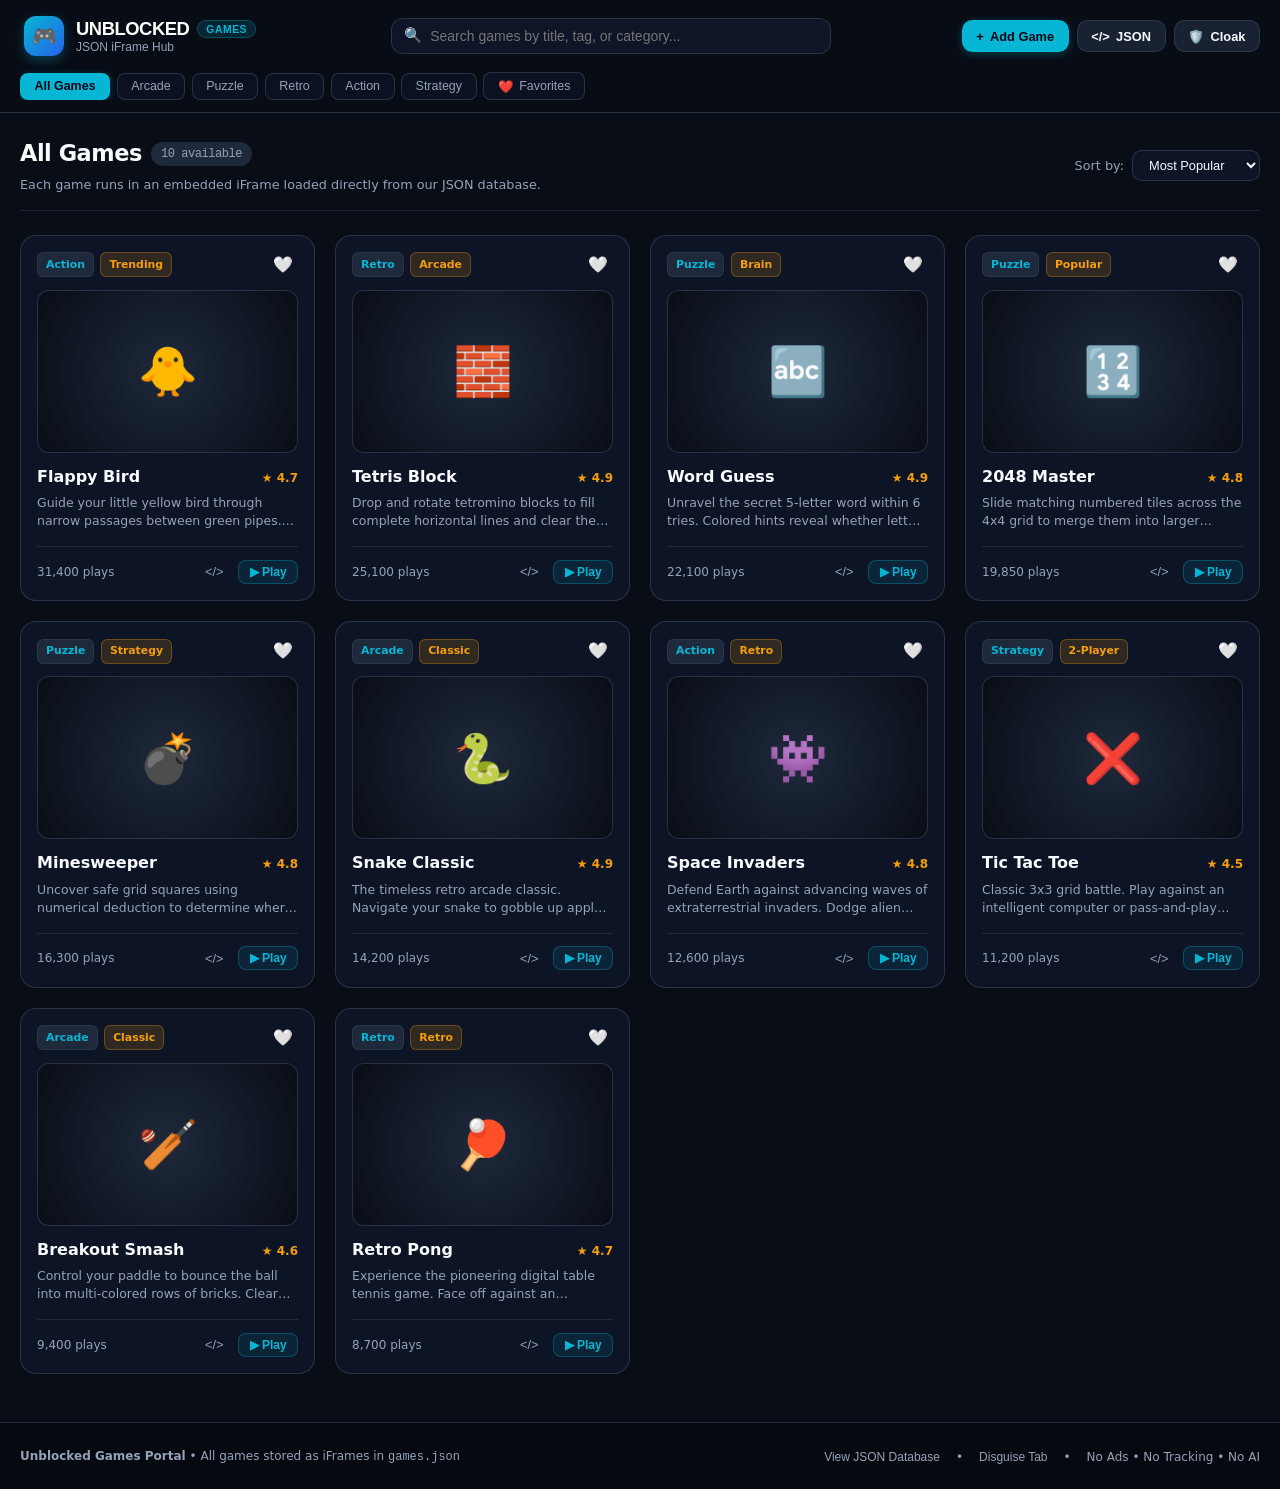
<file: index.html>
<!doctype html>
<html lang="en">
  <head>
    <meta charset="UTF-8" />
    <meta name="viewport" content="width=device-width, initial-scale=1.0" />
    <title>Unblocked Games</title>
    <meta name="description" content="A lightweight unblocked games hub with games stored as iframes in a JSON database." />
    <meta property="og:title" content="Unblocked Games" />
    <meta property="og:description" content="A lightweight unblocked games hub with games stored as iframes in a JSON database." />
    <meta property="og:type" content="website" />
    <meta name="twitter:card" content="summary_large_image" />
    <link rel="icon" href="./favicon.ico" />
    <link rel="stylesheet" href="./style.css" />
  </head>
  <body>
    <!-- Main Sticky Navigation Header -->
    <header class="site-header">
      <div class="container">
        <div class="nav-row">
          <!-- Brand Logo Button -->
          <button id="brand-btn" class="brand-btn" title="Back to Games Catalog">
            <div class="brand-icon">🎮</div>
            <div>
              <div class="brand-title">
                <span>UNBLOCKED</span>
                <span class="brand-badge">GAMES</span>
              </div>
              <p class="brand-subtitle">JSON iFrame Hub</p>
            </div>
          </button>

          <!-- Search Bar -->
          <div class="search-container">
            <span class="search-icon">🔍</span>
            <input
              type="text"
              id="search-input"
              class="search-input"
              placeholder="Search games by title, tag, or category..."
              autocomplete="off"
            />
            <button id="search-clear-btn" class="search-clear" title="Clear search">✕</button>
          </div>

          <!-- Actions Toolbar -->
          <div class="nav-actions">
            <button id="add-game-btn" class="btn btn-primary" title="Add custom game via iFrame">
              <span>+</span>
              <span>Add Game</span>
            </button>
            <button id="view-json-btn" class="btn btn-secondary" title="Inspect stored games JSON">
              <span>&lt;/&gt;</span>
              <span>JSON</span>
            </button>
            <button id="cloak-disguise-btn" class="btn btn-secondary" title="Disguise tab as Google Docs / Classroom">
              <span>🛡️</span>
              <span>Cloak</span>
            </button>
          </div>
        </div>

        <!-- Categories Filter Bar -->
        <nav class="category-bar">
          <button class="cat-pill active" data-cat="All">All Games</button>
          <button class="cat-pill" data-cat="Arcade">Arcade</button>
          <button class="cat-pill" data-cat="Puzzle">Puzzle</button>
          <button class="cat-pill" data-cat="Retro">Retro</button>
          <button class="cat-pill" data-cat="Action">Action</button>
          <button class="cat-pill" data-cat="Strategy">Strategy</button>
          <button class="cat-pill" data-cat="Favorites">
            <span>❤️</span>
            <span>Favorites</span>
            <span id="fav-count-badge" class="fav-badge" style="display: none;">0</span>
          </button>
        </nav>
      </div>
    </header>

    <!-- Main App Body -->
    <main class="main-content">
      <div class="container">
        <!-- Catalog View -->
        <section id="catalog-view">
          <div class="catalog-header">
            <div>
              <h1 class="catalog-title">
                <span id="catalog-title-text">All Games</span>
                <span id="count-badge" class="count-badge">10 available</span>
              </h1>
              <p class="catalog-subtitle">
                Each game runs in an embedded iFrame loaded directly from our JSON database.
              </p>
            </div>

            <div class="sort-container">
              <span>Sort by:</span>
              <select id="sort-select" class="sort-select">
                <option value="popular">Most Popular</option>
                <option value="rating">Highest Rated</option>
                <option value="az">Title (A-Z)</option>
              </select>
            </div>
          </div>

          <!-- Games Grid -->
          <div id="games-grid" class="games-grid">
            <!-- Game cards injected dynamically via js/app.js -->
          </div>

          <!-- Empty State -->
          <div id="empty-state" class="empty-state">
            <div class="empty-state-icon">🎮</div>
            <h3>No games found</h3>
            <p id="empty-state-msg">
              Try searching for a different keyword or reset your filters.
            </p>
          </div>
        </section>

        <!-- Player View -->
        <section id="player-view">
          <div class="player-nav">
            <button id="player-back-btn" class="btn btn-secondary" title="Return to catalog">
              <span>←</span>
              <span>All Games</span>
            </button>

            <div class="player-title-box">
              <span id="player-game-icon" class="player-title-icon">🎮</span>
              <div>
                <h2 class="player-heading">
                  <span id="player-title-text">Game Title</span>
                  <span id="player-cat-badge" class="card-badge">Category</span>
                </h2>
              </div>
            </div>

            <div class="player-toolbar">
              <button id="player-fav-btn" class="tool-btn" title="Toggle Favorite">
                🤍 Favorite
              </button>
              <button id="player-reload-btn" class="tool-btn" title="Reload Game iFrame">
                🔄 Reload
              </button>
              <button id="theater-btn" class="tool-btn" title="Toggle Theater Mode">
                📺 Theater
              </button>
              <button id="fullscreen-btn" class="tool-btn" title="Fullscreen">
                ⛶ Fullscreen
              </button>
              <button id="unblock-tab-btn" class="tool-btn" title="Open in cloaked about:blank tab">
                ↗ Unblock Tab
              </button>
            </div>
          </div>

          <!-- Stage Container -->
          <div id="player-stage" class="player-stage">
            <div id="player-spinner" class="player-spinner">
              <div class="spinner-circle"></div>
              <p style="font-size: 0.8rem; color: var(--text-muted);">Loading iFrame...</p>
            </div>
            <iframe
              id="active-iframe"
              src="about:blank"
              allow="autoplay; fullscreen; keyboard; gamepad; clipboard-read; clipboard-write"
              tabindex="0"
            ></iframe>
          </div>

          <!-- Details & JSON Inspector Row -->
          <div class="player-details-grid">
            <div style="display: flex; flex-direction: column; gap: 1.25rem;">
              <div class="info-card">
                <div class="info-card-header">
                  <h3 class="info-card-title">🎮 How to Play & Controls</h3>
                </div>
                <div id="player-controls-text" class="controls-box">
                  Controls description...
                </div>
              </div>

              <div class="info-card">
                <div class="info-card-header">
                  <h3 class="info-card-title">ℹ️ About Game</h3>
                </div>
                <p id="player-about-text" style="font-size: 0.85rem; color: var(--text-muted); line-height: 1.6;">
                  Game description...
                </p>
                <div id="player-tags-container" class="tags-row"></div>
              </div>
            </div>

            <div>
              <div class="info-card">
                <div class="info-card-header">
                  <h3 class="info-card-title">&lt;/&gt; JSON iFrame Record</h3>
                  <button id="copy-snippet-btn" class="btn btn-secondary" style="padding: 0.25rem 0.6rem; font-size: 0.72rem;">
                    📋 Copy
                  </button>
                </div>
                <p style="font-size: 0.75rem; color: var(--text-muted); margin-bottom: 0.65rem;">
                  Stored in <code>games.json</code>:
                </p>
                <div id="player-iframe-snippet" class="json-code-box"></div>
                <div style="margin-top: 0.85rem; padding-top: 0.75rem; border-top: 1px solid var(--border-color); font-size: 0.75rem; color: var(--text-muted); display: flex; justify-content: space-between; align-items: center;">
                  <span>Source URL:</span>
                  <code id="player-source-url" style="color: var(--accent-cyan);">./games/...</code>
                </div>
              </div>
            </div>
          </div>
        </section>
      </div>
    </main>

    <!-- Site Footer -->
    <footer class="site-footer">
      <div class="container">
        <div class="footer-content">
          <div>
            <strong>Unblocked Games Portal</strong> • All games stored as iFrames in <code>games.json</code>
          </div>
          <div class="footer-links">
            <button id="footer-json-btn" class="footer-btn">View JSON Database</button>
            <span>•</span>
            <button id="footer-cloak-btn" class="footer-btn">Disguise Tab</button>
            <span>•</span>
            <span>No Ads • No Tracking • No AI</span>
          </div>
        </div>
      </div>
    </footer>

    <!-- ====================================================================
         Modals
         ==================================================================== -->

    <!-- Add Game Modal -->
    <div id="add-modal" class="modal-overlay">
      <div class="modal-content">
        <div class="modal-header">
          <div class="modal-title-group">
            <div class="modal-icon-badge" style="background: rgba(6, 182, 212, 0.2); color: var(--accent-cyan);">+</div>
            <div>
              <h2>Add Game to JSON</h2>
              <p>Store embeddable iFrame code into the local database</p>
            </div>
          </div>
          <button class="close-modal-btn" data-close-modal="add-modal">✕</button>
        </div>

        <form id="add-game-form">
          <div class="modal-body">
            <div class="form-group">
              <label for="new-title">Game Title *</label>
              <input type="text" id="new-title" class="form-input" required placeholder="e.g., Pixel Adventure" />
            </div>

            <div class="form-row">
              <div class="form-group">
                <label for="new-category">Category</label>
                <select id="new-category" class="form-select">
                  <option value="Arcade">Arcade</option>
                  <option value="Puzzle">Puzzle</option>
                  <option value="Retro">Retro</option>
                  <option value="Action">Action</option>
                  <option value="Strategy">Strategy</option>
                </select>
              </div>

              <div class="form-group">
                <label for="new-emoji">Icon / Emoji</label>
                <div style="display: flex; gap: 0.4rem;">
                  <input type="text" id="new-emoji" class="form-input" value="🎮" style="width: 50px; text-align: center; font-size: 1.1rem;" />
                  <div style="display: flex; gap: 0.25rem; align-items: center;">
                    <button type="button" class="btn btn-secondary emoji-preset-btn" style="padding: 0.25rem 0.45rem;">🕹️</button>
                    <button type="button" class="btn btn-secondary emoji-preset-btn" style="padding: 0.25rem 0.45rem;">🚀</button>
                    <button type="button" class="btn btn-secondary emoji-preset-btn" style="padding: 0.25rem 0.45rem;">🏎️</button>
                    <button type="button" class="btn btn-secondary emoji-preset-btn" style="padding: 0.25rem 0.45rem;">💎</button>
                  </div>
                </div>
              </div>
            </div>

            <div class="form-group">
              <label for="new-iframe">iFrame Code or Web Game URL *</label>
              <textarea
                id="new-iframe"
                class="form-textarea"
                rows="3"
                required
                style="font-family: var(--font-mono); font-size: 0.78rem;"
                placeholder='<iframe src="https://..." width="100%" height="100%"></iframe> or https://...'
              ></textarea>
            </div>

            <div class="form-group">
              <label for="new-desc">Description</label>
              <textarea id="new-desc" class="form-textarea" rows="2" placeholder="Brief summary of gameplay..."></textarea>
            </div>

            <div class="form-group">
              <label for="new-controls">Controls Instructions</label>
              <input type="text" id="new-controls" class="form-input" placeholder="e.g., Arrow keys or WASD to move" />
            </div>
          </div>

          <div class="modal-footer">
            <button type="button" class="btn btn-secondary" data-close-modal="add-modal">Cancel</button>
            <button type="submit" class="btn btn-primary">+ Save to JSON</button>
          </div>
        </form>
      </div>
    </div>

    <!-- JSON Database Viewer Modal -->
    <div id="json-modal" class="modal-overlay">
      <div class="modal-content modal-content-lg">
        <div class="modal-header">
          <div class="modal-title-group">
            <div class="modal-icon-badge" style="background: rgba(16, 185, 129, 0.2); color: var(--accent-emerald);">&lt;/&gt;</div>
            <div>
              <div style="display: flex; align-items: center; gap: 0.5rem;">
                <h2>games.json Database</h2>
                <span id="json-count-badge" class="count-badge" style="color: var(--accent-cyan);">10 games stored</span>
              </div>
              <p>Each entry stores the game's embeddable iFrame code and metadata</p>
            </div>
          </div>
          <div style="display: flex; align-items: center; gap: 0.4rem;">
            <button id="copy-json-btn" class="btn btn-secondary" style="font-size: 0.75rem;">📋 Copy JSON</button>
            <button id="export-json-btn" class="btn btn-primary" style="font-size: 0.75rem;">⬇ Export</button>
            <button class="close-modal-btn" data-close-modal="json-modal">✕</button>
          </div>
        </div>

        <div style="padding: 0.65rem 1.5rem; background: rgba(5, 8, 16, 0.6); border-bottom: 1px solid var(--border-color); display: flex; justify-content: flex-end;">
          <button id="reset-json-btn" class="footer-btn" style="font-size: 0.75rem; color: var(--accent-amber);">
            ↺ Reset to default games
          </button>
        </div>

        <div class="modal-body" style="background: #050810; padding: 1.25rem;">
          <pre id="json-content-pre" style="font-family: var(--font-mono); font-size: 0.75rem; color: #6ee7b7; white-space: pre-wrap; line-height: 1.5;"></pre>
        </div>
      </div>
    </div>

    <!-- Tab Cloak / Disguise Modal -->
    <div id="cloak-modal" class="modal-overlay">
      <div class="modal-content">
        <div class="modal-header">
          <div class="modal-title-group">
            <div class="modal-icon-badge" style="background: rgba(245, 158, 11, 0.2); color: var(--accent-amber);">🛡️</div>
            <div>
              <h2>Tab Cloak & Disguise</h2>
              <p>Mask your browser tab title and favicon</p>
            </div>
          </div>
          <button class="close-modal-btn" data-close-modal="cloak-modal">✕</button>
        </div>

        <div class="modal-body">
          <label style="font-size: 0.75rem; font-weight: 600; color: #cbd5e1;">Quick Disguise Presets</label>
          <div class="preset-list">
            <button class="preset-btn" data-preset="docs">
              <div>
                <div class="preset-name">Google Docs</div>
                <div class="preset-title-preview">Untitled document - Google Docs</div>
              </div>
            </button>
            <button class="preset-btn" data-preset="classroom">
              <div>
                <div class="preset-name">Google Classroom</div>
                <div class="preset-title-preview">Classes</div>
              </div>
            </button>
            <button class="preset-btn" data-preset="drive">
              <div>
                <div class="preset-name">Google Drive</div>
                <div class="preset-title-preview">My Drive - Google Drive</div>
              </div>
            </button>
            <button class="preset-btn" data-preset="canvas">
              <div>
                <div class="preset-name">Canvas LMS</div>
                <div class="preset-title-preview">Dashboard</div>
              </div>
            </button>
            <button class="preset-btn" data-preset="reset">
              <div>
                <div class="preset-name">Reset to Normal</div>
                <div class="preset-title-preview">Unblocked Games</div>
              </div>
            </button>
          </div>

          <div style="margin-top: 0.5rem; padding-top: 0.75rem; border-top: 1px solid var(--border-color);">
            <label style="font-size: 0.75rem; font-weight: 600; color: #cbd5e1; display: block; margin-bottom: 0.4rem;">
              Custom Tab Title
            </label>
            <div style="display: flex; gap: 0.5rem;">
              <input type="text" id="custom-title-input" class="form-input" placeholder="e.g., Biology Notes - Unit 3" />
              <button type="button" id="apply-custom-title-btn" class="btn btn-secondary">Apply</button>
            </div>
          </div>

          <div style="padding: 0.65rem 0.85rem; border-radius: 0.6rem; background: #050810; border: 1px solid var(--border-color); font-size: 0.75rem; color: var(--text-muted);">
            Tip: You can press <kbd style="background: #1e293b; padding: 0.15rem 0.4rem; border-radius: 4px; color: #fff;">Esc</kbd> anytime to return to the catalog.
          </div>
        </div>
      </div>
    </div>

    <!-- Application Script Entry Point -->
    <script type="module" src="./js/app.js"></script>
  </body>
</html>
</file>
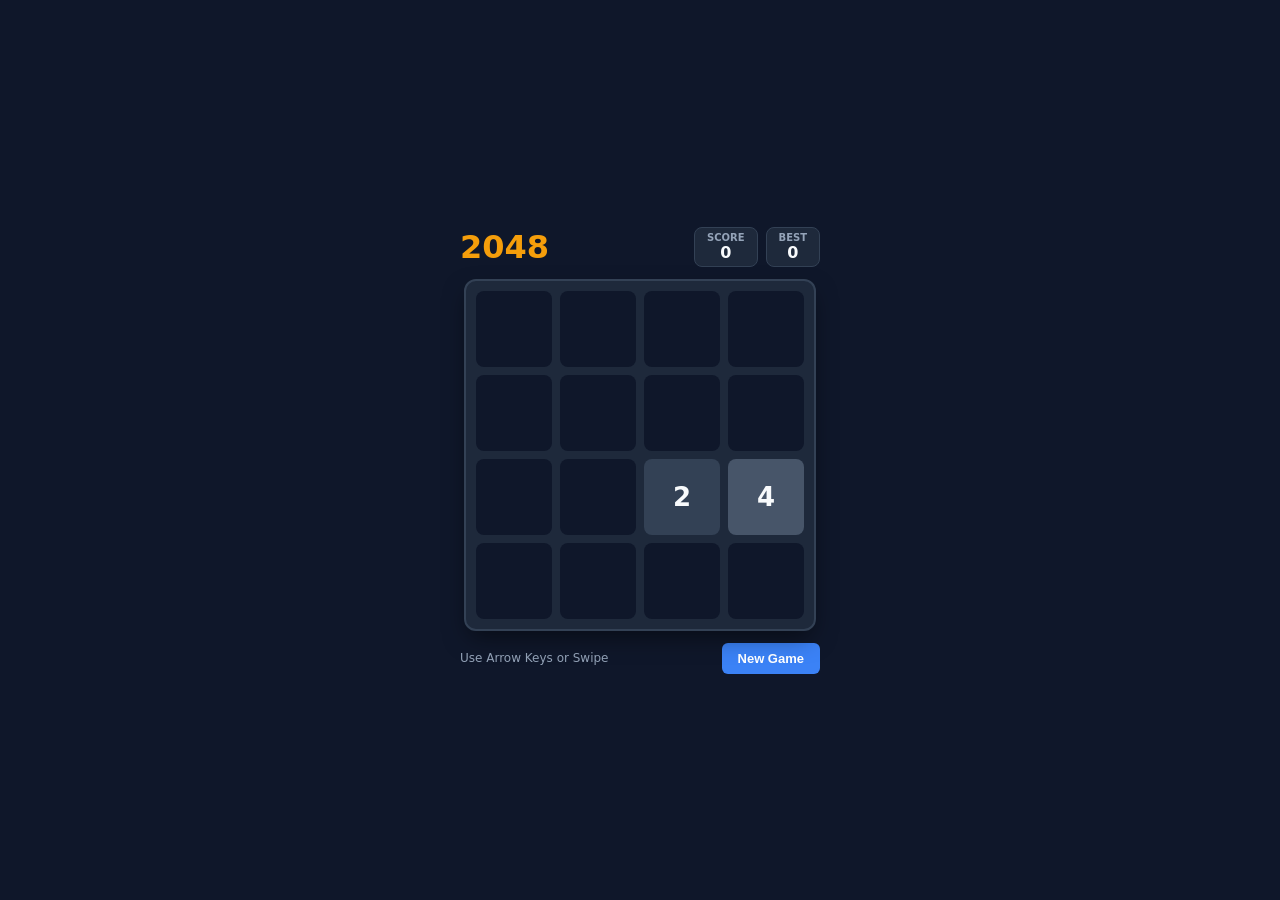
<file: games/2048/index.html>
<!DOCTYPE html>
<html lang="en">
<head>
  <meta charset="UTF-8">
  <title>2048 Master</title>
  <style>
    * { box-sizing: border-box; margin: 0; padding: 0; user-select: none; }
    body {
      background: #0f172a;
      color: #f8fafc;
      font-family: system-ui, -apple-system, sans-serif;
      display: flex;
      flex-direction: column;
      align-items: center;
      justify-content: center;
      min-height: 100vh;
      padding: 10px;
    }
    .header {
      display: flex;
      justify-content: space-between;
      align-items: center;
      width: 360px;
      margin-bottom: 12px;
    }
    .title-group h1 {
      font-size: 32px;
      font-weight: 800;
      color: #f59e0b;
      line-height: 1;
    }
    .scores {
      display: flex;
      gap: 8px;
    }
    .score-box {
      background: #1e293b;
      border: 1px solid #334155;
      padding: 4px 12px;
      border-radius: 8px;
      text-align: center;
    }
    .score-label {
      font-size: 10px;
      text-transform: uppercase;
      color: #94a3b8;
      font-weight: 700;
    }
    .score-val {
      font-size: 16px;
      font-weight: 700;
    }
    .board-container {
      position: relative;
      background: #1e293b;
      padding: 10px;
      border-radius: 12px;
      border: 2px solid #334155;
      box-shadow: 0 10px 25px -5px rgba(0,0,0,0.5);
    }
    .grid {
      display: grid;
      grid-template-columns: repeat(4, 76px);
      grid-template-rows: repeat(4, 76px);
      gap: 8px;
    }
    .cell {
      background: #0f172a;
      border-radius: 8px;
      display: flex;
      align-items: center;
      justify-content: center;
      font-size: 26px;
      font-weight: 800;
      transition: all 0.1s ease-in-out;
    }
    .val-2 { background: #334155; color: #f8fafc; }
    .val-4 { background: #475569; color: #f8fafc; }
    .val-8 { background: #f97316; color: #ffffff; }
    .val-16 { background: #ea580c; color: #ffffff; }
    .val-32 { background: #ef4444; color: #ffffff; }
    .val-64 { background: #dc2626; color: #ffffff; }
    .val-128 { background: #eab308; color: #ffffff; font-size: 22px; box-shadow: 0 0 10px #eab308; }
    .val-256 { background: #facc15; color: #ffffff; font-size: 22px; box-shadow: 0 0 14px #facc15; }
    .val-512 { background: #84cc16; color: #ffffff; font-size: 22px; box-shadow: 0 0 18px #84cc16; }
    .val-1024 { background: #10b981; color: #ffffff; font-size: 18px; box-shadow: 0 0 22px #10b981; }
    .val-2048 { background: #06b6d4; color: #ffffff; font-size: 18px; box-shadow: 0 0 25px #06b6d4; }
    .footer {
      display: flex;
      justify-content: space-between;
      width: 360px;
      margin-top: 12px;
      align-items: center;
    }
    .btn {
      background: #3b82f6;
      color: white;
      border: none;
      padding: 8px 16px;
      border-radius: 6px;
      font-weight: 600;
      cursor: pointer;
      font-size: 13px;
    }
    .btn:hover { background: #2563eb; }
    .overlay {
      position: absolute;
      top: 0; left: 0; right: 0; bottom: 0;
      background: rgba(15, 23, 42, 0.85);
      border-radius: 12px;
      display: flex;
      flex-direction: column;
      align-items: center;
      justify-content: center;
      backdrop-filter: blur(4px);
    }
  </style>
</head>
<body>
  <div class="header">
    <div class="title-group">
      <h1>2048</h1>
    </div>
    <div class="scores">
      <div class="score-box">
        <div class="score-label">Score</div>
        <div class="score-val" id="score">0</div>
      </div>
      <div class="score-box">
        <div class="score-label">Best</div>
        <div class="score-val" id="best">0</div>
      </div>
    </div>
  </div>

  <div class="board-container">
    <div class="grid" id="grid"></div>
    <div class="overlay" id="overlay" style="display: none;">
      <h2 style="font-size: 26px; margin-bottom: 8px;" id="game-status">Game Over</h2>
      <button class="btn" onclick="initGame()">Try Again</button>
    </div>
  </div>

  <div class="footer">
    <span style="font-size: 12px; color: #94a3b8;">Use Arrow Keys or Swipe</span>
    <button class="btn" onclick="initGame()">New Game</button>
  </div>

  <script>
    let board = [];
    let score = 0;
    let best = parseInt(localStorage.getItem('2048_best') || '0', 10);
    document.getElementById('best').textContent = best;
    const gridEl = document.getElementById('grid');
    const overlay = document.getElementById('overlay');
    const scoreEl = document.getElementById('score');

    function initGame() {
      board = [
        [0, 0, 0, 0],
        [0, 0, 0, 0],
        [0, 0, 0, 0],
        [0, 0, 0, 0]
      ];
      score = 0;
      scoreEl.textContent = '0';
      overlay.style.display = 'none';
      spawnTile();
      spawnTile();
      render();
    }

    function spawnTile() {
      const empties = [];
      for (let r = 0; r < 4; r++) {
        for (let c = 0; c < 4; c++) {
          if (board[r][c] === 0) empties.push({ r, c });
        }
      }
      if (empties.length > 0) {
        const rand = empties[Math.floor(Math.random() * empties.length)];
        board[rand.r][rand.c] = Math.random() < 0.9 ? 2 : 4;
      }
    }

    function render() {
      gridEl.innerHTML = '';
      for (let r = 0; r < 4; r++) {
        for (let c = 0; c < 4; c++) {
          const val = board[r][c];
          const cell = document.createElement('div');
          cell.className = 'cell' + (val > 0 ? ` val-${val}` : '');
          cell.textContent = val > 0 ? val : '';
          gridEl.appendChild(cell);
        }
      }
    }

    function slide(row) {
      let filtered = row.filter(x => x !== 0);
      for (let i = 0; i < filtered.length - 1; i++) {
        if (filtered[i] === filtered[i + 1]) {
          filtered[i] *= 2;
          score += filtered[i];
          filtered.splice(i + 1, 1);
        }
      }
      while (filtered.length < 4) {
        filtered.push(0);
      }
      return filtered;
    }

    function moveLeft() {
      let changed = false;
      for (let r = 0; r < 4; r++) {
        const original = [...board[r]];
        board[r] = slide(board[r]);
        if (board[r].some((val, idx) => val !== original[idx])) changed = true;
      }
      return changed;
    }

    function rotateBoard() {
      const newBoard = [
        [0,0,0,0],
        [0,0,0,0],
        [0,0,0,0],
        [0,0,0,0]
      ];
      for (let r = 0; r < 4; r++) {
        for (let c = 0; c < 4; c++) {
          newBoard[c][3 - r] = board[r][c];
        }
      }
      board = newBoard;
    }

    function move(dir) {
      let moved = false;
      if (dir === 'left') {
        moved = moveLeft();
      } else if (dir === 'right') {
        rotateBoard(); rotateBoard();
        moved = moveLeft();
        rotateBoard(); rotateBoard();
      } else if (dir === 'up') {
        rotateBoard(); rotateBoard(); rotateBoard();
        moved = moveLeft();
        rotateBoard();
      } else if (dir === 'down') {
        rotateBoard();
        moved = moveLeft();
        rotateBoard(); rotateBoard(); rotateBoard();
      }

      if (moved) {
        spawnTile();
        render();
        scoreEl.textContent = score;
        if (score > best) {
          best = score;
          document.getElementById('best').textContent = best;
          localStorage.setItem('2048_best', best);
        }
        checkGameOver();
      }
    }

    function checkGameOver() {
      for (let r = 0; r < 4; r++) {
        for (let c = 0; c < 4; c++) {
          if (board[r][c] === 0) return;
          if (c < 3 && board[r][c] === board[r][c + 1]) return;
          if (r < 3 && board[r][c] === board[r + 1][c]) return;
        }
      }
      document.getElementById('game-status').textContent = 'Game Over!';
      overlay.style.display = 'flex';
    }

    window.addEventListener('keydown', (e) => {
      if (e.key === 'ArrowLeft' || e.key === 'a') { move('left'); e.preventDefault(); }
      else if (e.key === 'ArrowRight' || e.key === 'd') { move('right'); e.preventDefault(); }
      else if (e.key === 'ArrowUp' || e.key === 'w') { move('up'); e.preventDefault(); }
      else if (e.key === 'ArrowDown' || e.key === 's') { move('down'); e.preventDefault(); }
    });

    initGame();
  </script>
</body>
</html>
</file>
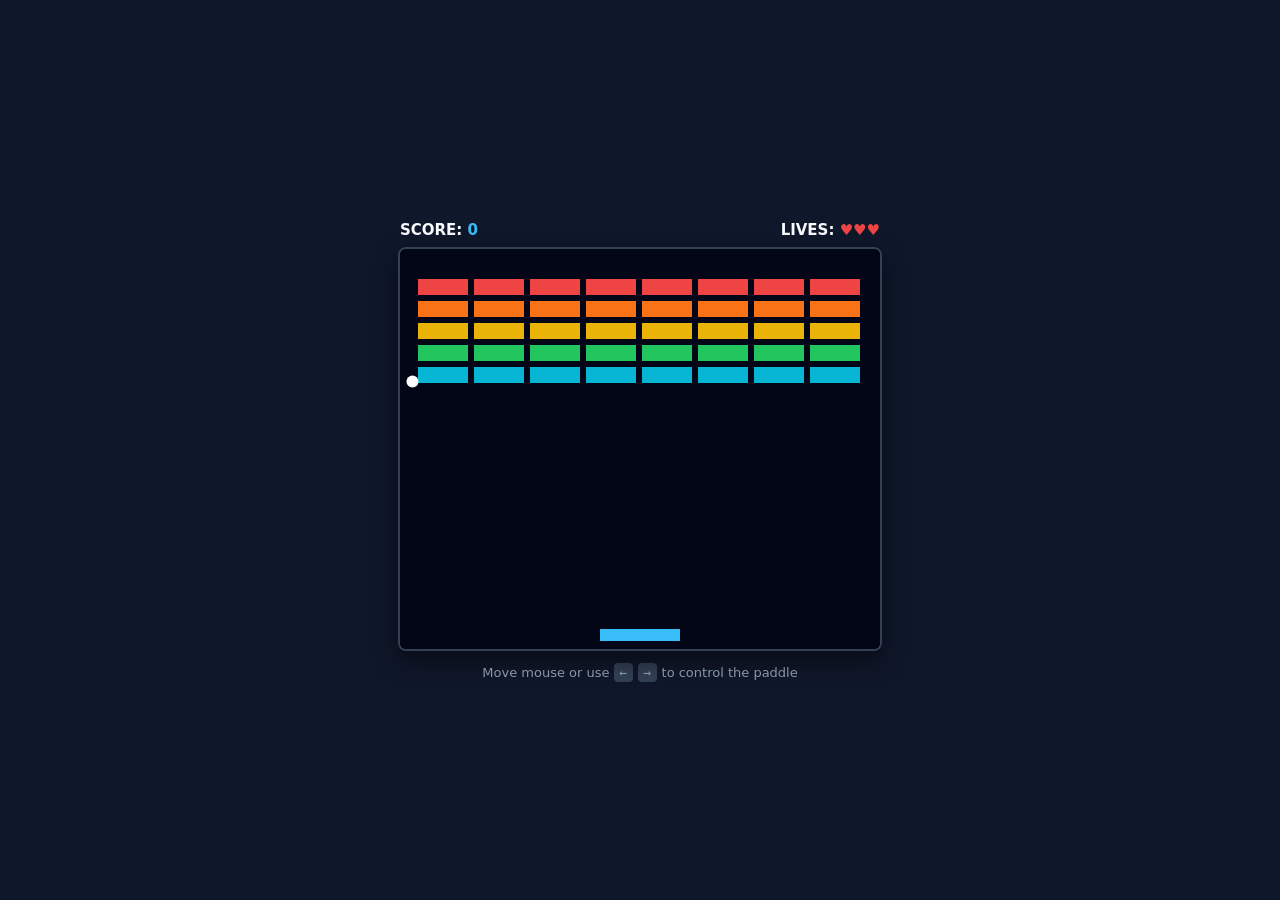
<file: games/breakout/index.html>
<!DOCTYPE html>
<html lang="en">
<head>
  <meta charset="UTF-8">
  <title>Breakout</title>
  <style>
    * { box-sizing: border-box; margin: 0; padding: 0; user-select: none; }
    body {
      background: #0f172a;
      color: #f8fafc;
      font-family: system-ui, -apple-system, sans-serif;
      display: flex;
      flex-direction: column;
      align-items: center;
      justify-content: center;
      min-height: 100vh;
      overflow: hidden;
    }
    .header {
      display: flex;
      justify-content: space-between;
      width: 480px;
      margin-bottom: 8px;
      font-weight: 700;
      font-size: 15px;
    }
    canvas {
      background: #020617;
      border: 2px solid #334155;
      border-radius: 8px;
      box-shadow: 0 10px 25px rgba(0,0,0,0.5);
    }
    .overlay {
      position: absolute;
      background: rgba(15, 23, 42, 0.88);
      width: 480px;
      height: 400px;
      border-radius: 8px;
      display: flex;
      flex-direction: column;
      align-items: center;
      justify-content: center;
      backdrop-filter: blur(4px);
    }
    .btn {
      background: #3b82f6;
      color: white;
      border: none;
      padding: 10px 22px;
      border-radius: 8px;
      font-weight: bold;
      font-size: 15px;
      cursor: pointer;
      margin-top: 14px;
    }
    .btn:hover { background: #2563eb; }
    .hint {
      margin-top: 10px;
      font-size: 13px;
      color: #94a3b8;
    }
  </style>
</head>
<body>
  <div class="header">
    <div>SCORE: <span id="score" style="color: #38bdf8;">0</span></div>
    <div>LIVES: <span id="lives" style="color: #ef4444;">♥♥♥</span></div>
  </div>

  <div style="position: relative;">
    <canvas id="game" width="480" height="400"></canvas>
    <div id="overlay" class="overlay" style="display: none;">
      <h2 id="over-title" style="font-size: 26px; margin-bottom: 8px;">Game Over</h2>
      <p id="over-score" style="color: #94a3b8;">Score: 0</p>
      <button class="btn" id="restart-btn">Play Again</button>
    </div>
  </div>

  <div class="hint">Move mouse or use <kbd style="background:#334155; padding:2px 6px; border-radius:4px;">←</kbd> <kbd style="background:#334155; padding:2px 6px; border-radius:4px;">→</kbd> to control the paddle</div>

  <script>
    const canvas = document.getElementById('game');
    const ctx = canvas.getContext('2d');
    const scoreEl = document.getElementById('score');
    const livesEl = document.getElementById('lives');
    const overlay = document.getElementById('overlay');
    const overTitle = document.getElementById('over-title');
    const overScore = document.getElementById('over-score');
    const restartBtn = document.getElementById('restart-btn');

    let paddleWidth = 80;
    let paddleHeight = 12;
    let paddleX = (canvas.width - paddleWidth) / 2;

    let ballRadius = 6;
    let ballX = canvas.width / 2;
    let ballY = canvas.height - 40;
    let ballDx = 3.5;
    let ballDy = -3.5;

    let rightPressed = false;
    let leftPressed = false;

    const brickRowCount = 5;
    const brickColumnCount = 8;
    const brickWidth = 50;
    const brickHeight = 16;
    const brickPadding = 6;
    const brickOffsetTop = 30;
    const brickOffsetLeft = 18;

    const colors = ['#ef4444', '#f97316', '#eab308', '#22c55e', '#06b6d4'];

    let bricks = [];
    let score = 0;
    let lives = 3;
    let isGameOver = false;

    function initBricks() {
      bricks = [];
      for (let c = 0; c < brickColumnCount; c++) {
        bricks[c] = [];
        for (let r = 0; r < brickRowCount; r++) {
          bricks[c][r] = { x: 0, y: 0, status: 1, color: colors[r] };
        }
      }
    }

    function reset() {
      score = 0;
      lives = 3;
      scoreEl.textContent = '0';
      livesEl.textContent = '♥♥♥';
      isGameOver = false;
      paddleX = (canvas.width - paddleWidth) / 2;
      ballX = canvas.width / 2;
      ballY = canvas.height - 40;
      ballDx = 3.5 * (Math.random() > 0.5 ? 1 : -1);
      ballDy = -3.5;
      overlay.style.display = 'none';
      initBricks();
    }

    function collisionDetection() {
      let activeBricks = 0;
      for (let c = 0; c < brickColumnCount; c++) {
        for (let r = 0; r < brickRowCount; r++) {
          const b = bricks[c][r];
          if (b.status === 1) {
            activeBricks++;
            if (
              ballX > b.x &&
              ballX < b.x + brickWidth &&
              ballY > b.y &&
              ballY < b.y + brickHeight
            ) {
              ballDy = -ballDy;
              b.status = 0;
              score += 10;
              scoreEl.textContent = score;
            }
          }
        }
      }

      if (activeBricks === 0) {
        endGame(true);
      }
    }

    function endGame(won) {
      isGameOver = true;
      overTitle.textContent = won ? 'You Won!' : 'Game Over';
      overTitle.style.color = won ? '#22c55e' : '#ef4444';
      overScore.textContent = `Final Score: ${score}`;
      overlay.style.display = 'flex';
    }

    function draw() {
      ctx.fillStyle = '#020617';
      ctx.fillRect(0, 0, canvas.width, canvas.height);

      // Draw Bricks
      for (let c = 0; c < brickColumnCount; c++) {
        for (let r = 0; r < brickRowCount; r++) {
          if (bricks[c][r].status === 1) {
            const brickX = c * (brickWidth + brickPadding) + brickOffsetLeft;
            const brickY = r * (brickHeight + brickPadding) + brickOffsetTop;
            bricks[c][r].x = brickX;
            bricks[c][r].y = brickY;
            ctx.fillStyle = bricks[c][r].color;
            ctx.fillRect(brickX, brickY, brickWidth, brickHeight);
          }
        }
      }

      // Draw Ball
      ctx.beginPath();
      ctx.arc(ballX, ballY, ballRadius, 0, Math.PI * 2);
      ctx.fillStyle = '#ffffff';
      ctx.fill();
      ctx.closePath();

      // Draw Paddle
      ctx.fillStyle = '#38bdf8';
      ctx.fillRect(paddleX, canvas.height - paddleHeight - 8, paddleWidth, paddleHeight);
    }

    function update() {
      if (isGameOver) return;

      collisionDetection();

      // Bounce left/right
      if (ballX + ballDx > canvas.width - ballRadius || ballX + ballDx < ballRadius) {
        ballDx = -ballDx;
      }
      // Bounce top
      if (ballY + ballDy < ballRadius) {
        ballDy = -ballDy;
      } else if (ballY + ballDy > canvas.height - paddleHeight - 8 - ballRadius) {
        // Paddle collision
        if (ballX > paddleX && ballX < paddleX + paddleWidth) {
          ballDy = -Math.abs(ballDy);
          const hitPos = (ballX - (paddleX + paddleWidth / 2)) / (paddleWidth / 2);
          ballDx = hitPos * 4.5;
        } else if (ballY + ballDy > canvas.height - ballRadius) {
          lives--;
          livesEl.textContent = '♥'.repeat(Math.max(0, lives));
          if (lives <= 0) {
            endGame(false);
            return;
          } else {
            ballX = canvas.width / 2;
            ballY = canvas.height - 40;
            ballDx = 3.5;
            ballDy = -3.5;
            paddleX = (canvas.width - paddleWidth) / 2;
          }
        }
      }

      // Paddle movement
      if (rightPressed && paddleX < canvas.width - paddleWidth) {
        paddleX += 7;
      } else if (leftPressed && paddleX > 0) {
        paddleX -= 7;
      }

      ballX += ballDx;
      ballY += ballDy;

      draw();
      requestAnimationFrame(update);
    }

    window.addEventListener('keydown', e => {
      if (e.key === 'ArrowRight' || e.key === 'd') rightPressed = true;
      if (e.key === 'ArrowLeft' || e.key === 'a') leftPressed = true;
    });

    window.addEventListener('keyup', e => {
      if (e.key === 'ArrowRight' || e.key === 'd') rightPressed = false;
      if (e.key === 'ArrowLeft' || e.key === 'a') leftPressed = false;
    });

    canvas.addEventListener('mousemove', e => {
      const rect = canvas.getBoundingClientRect();
      const relativeX = e.clientX - rect.left;
      if (relativeX > 0 && relativeX < canvas.width) {
        paddleX = Math.max(0, Math.min(canvas.width - paddleWidth, relativeX - paddleWidth / 2));
      }
    });

    restartBtn.addEventListener('click', () => {
      reset();
      update();
    });

    reset();
    update();
  </script>
</body>
</html>
</file>
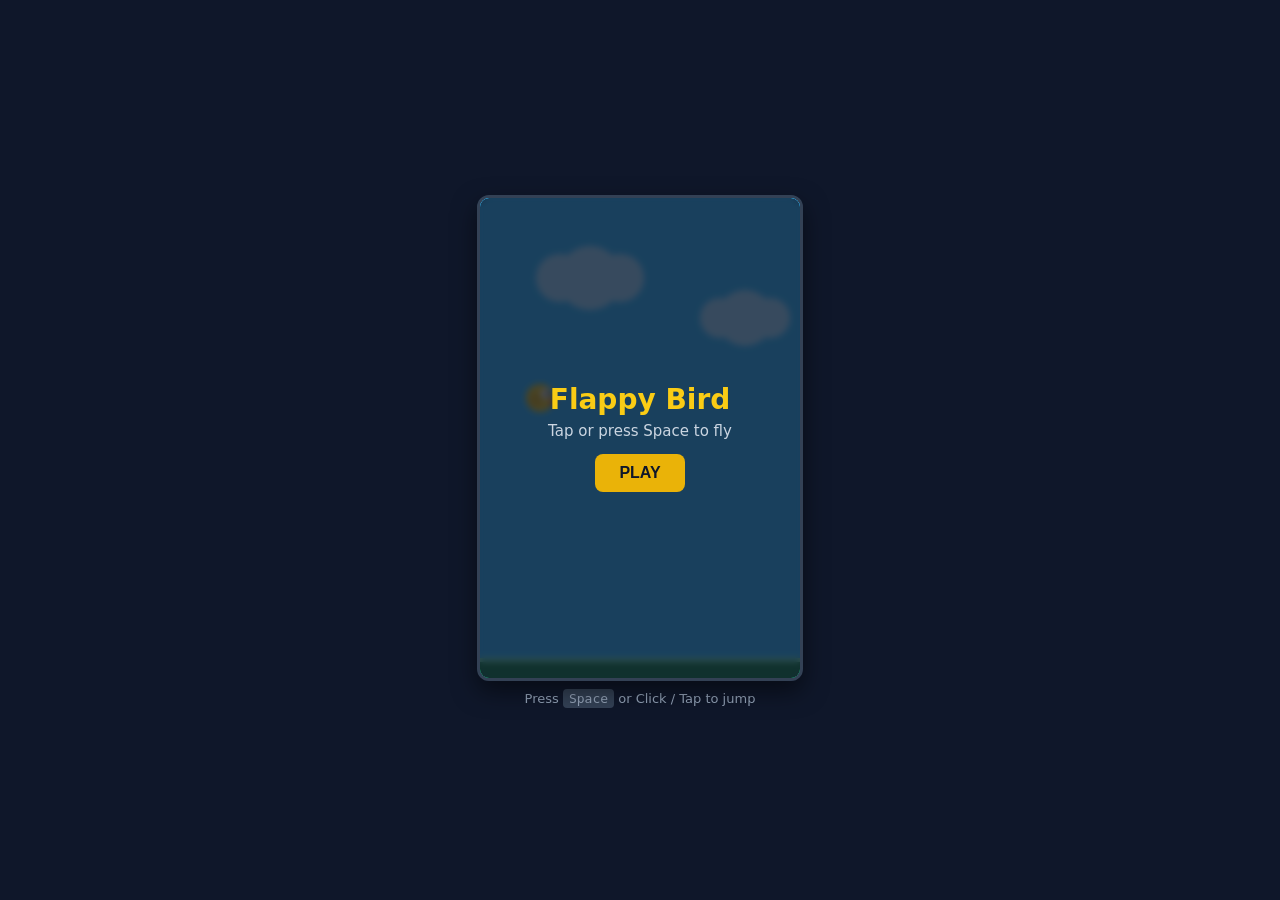
<file: games/flappy/index.html>
<!DOCTYPE html>
<html lang="en">
<head>
  <meta charset="UTF-8">
  <title>Flappy Bird</title>
  <style>
    * { box-sizing: border-box; margin: 0; padding: 0; user-select: none; }
    body {
      background: #0f172a;
      color: #f8fafc;
      font-family: system-ui, -apple-system, sans-serif;
      display: flex;
      flex-direction: column;
      align-items: center;
      justify-content: center;
      min-height: 100vh;
      overflow: hidden;
    }
    .game-wrapper {
      position: relative;
      border: 3px solid #334155;
      border-radius: 12px;
      overflow: hidden;
      box-shadow: 0 10px 25px rgba(0,0,0,0.5);
    }
    canvas {
      background: #38bdf8;
      display: block;
    }
    .overlay {
      position: absolute;
      top: 0; left: 0; right: 0; bottom: 0;
      background: rgba(15, 23, 42, 0.75);
      display: flex;
      flex-direction: column;
      align-items: center;
      justify-content: center;
      backdrop-filter: blur(3px);
    }
    .btn {
      background: #eab308;
      color: #0f172a;
      border: none;
      padding: 10px 24px;
      border-radius: 8px;
      font-weight: 800;
      font-size: 16px;
      cursor: pointer;
      margin-top: 14px;
    }
    .btn:hover { background: #facc15; }
    .hint {
      margin-top: 10px;
      font-size: 13px;
      color: #94a3b8;
    }
  </style>
</head>
<body>
  <div class="game-wrapper">
    <canvas id="flappy" width="320" height="480"></canvas>
    <div class="overlay" id="overlay">
      <h1 id="over-title" style="font-size: 28px; margin-bottom: 6px; color: #facc15;">Flappy Bird</h1>
      <p id="over-msg" style="font-size: 15px; color: #cbd5e1;">Tap or press Space to fly</p>
      <p id="over-score" style="font-size: 16px; font-weight: bold; margin-top: 8px; display: none;">Score: 0 | Best: 0</p>
      <button class="btn" id="start-btn">PLAY</button>
    </div>
  </div>
  <div class="hint">Press <kbd style="background:#334155; padding:2px 6px; border-radius:4px;">Space</kbd> or Click / Tap to jump</div>

  <script>
    const canvas = document.getElementById('flappy');
    const ctx = canvas.getContext('2d');
    const overlay = document.getElementById('overlay');
    const startBtn = document.getElementById('start-btn');
    const overTitle = document.getElementById('over-title');
    const overScore = document.getElementById('over-score');

    let birdY = 200;
    let birdV = 0;
    const gravity = 0.38;
    const jump = -6.8;
    let pipes = [];
    let score = 0;
    let bestScore = parseInt(localStorage.getItem('flappy_best') || '0', 10);
    let gameState = 'start'; // 'start', 'playing', 'over'
    let frame = 0;

    function reset() {
      birdY = 200;
      birdV = 0;
      pipes = [];
      score = 0;
      frame = 0;
      gameState = 'playing';
      overlay.style.display = 'none';
    }

    function flap() {
      if (gameState === 'playing') {
        birdV = jump;
      } else if (gameState === 'start' || gameState === 'over') {
        reset();
      }
    }

    function spawnPipe() {
      const gap = 110;
      const minHeight = 40;
      const topHeight = Math.floor(Math.random() * (canvas.height - gap - minHeight * 2)) + minHeight;
      pipes.push({
        x: canvas.width,
        top: topHeight,
        bottom: canvas.height - (topHeight + gap),
        passed: false
      });
    }

    function update() {
      if (gameState === 'playing') {
        frame++;
        birdV += gravity;
        birdY += birdV;

        if (frame % 90 === 0) {
          spawnPipe();
        }

        // Pipe movements & collisions
        for (let i = 0; i < pipes.length; i++) {
          const p = pipes[i];
          p.x -= 2.2;

          // Check score
          if (!p.passed && p.x + 50 < 60) {
            p.passed = true;
            score++;
          }

          // Collision check
          const birdBox = { x: 50, y: birdY - 12, w: 24, h: 24 };
          // Top pipe
          if (
            birdBox.x + birdBox.w > p.x &&
            birdBox.x < p.x + 50 &&
            birdBox.y < p.top
          ) {
            gameOver();
          }
          // Bottom pipe
          if (
            birdBox.x + birdBox.w > p.x &&
            birdBox.x < p.x + 50 &&
            birdBox.y + birdBox.h > canvas.height - p.bottom
          ) {
            gameOver();
          }
        }

        // Remove offscreen pipes
        pipes = pipes.filter(p => p.x > -60);

        // Ground / ceiling collision
        if (birdY > canvas.height - 20 || birdY < 10) {
          gameOver();
        }
      }

      draw();
      requestAnimationFrame(update);
    }

    function gameOver() {
      gameState = 'over';
      if (score > bestScore) {
        bestScore = score;
        localStorage.setItem('flappy_best', bestScore);
      }
      overTitle.textContent = 'Game Over';
      overScore.textContent = `Score: ${score}  |  Best: ${bestScore}`;
      overScore.style.display = 'block';
      startBtn.textContent = 'Play Again';
      overlay.style.display = 'flex';
    }

    function draw() {
      // Sky
      ctx.fillStyle = '#38bdf8';
      ctx.fillRect(0, 0, canvas.width, canvas.height);

      // Clouds
      ctx.fillStyle = 'rgba(255, 255, 255, 0.6)';
      ctx.beginPath();
      ctx.arc(80, 80, 24, 0, Math.PI * 2);
      ctx.arc(110, 80, 32, 0, Math.PI * 2);
      ctx.arc(140, 80, 24, 0, Math.PI * 2);
      ctx.fill();

      ctx.beginPath();
      ctx.arc(240, 120, 20, 0, Math.PI * 2);
      ctx.arc(265, 120, 28, 0, Math.PI * 2);
      ctx.arc(290, 120, 20, 0, Math.PI * 2);
      ctx.fill();

      // Pipes
      pipes.forEach(p => {
        // Top pipe
        ctx.fillStyle = '#22c55e';
        ctx.fillRect(p.x, 0, 50, p.top);
        ctx.fillStyle = '#16a34a';
        ctx.fillRect(p.x - 3, p.top - 18, 56, 18);

        // Bottom pipe
        const bottomY = canvas.height - p.bottom;
        ctx.fillStyle = '#22c55e';
        ctx.fillRect(p.x, bottomY, 50, p.bottom);
        ctx.fillStyle = '#16a34a';
        ctx.fillRect(p.x - 3, bottomY, 56, 18);
      });

      // Ground
      ctx.fillStyle = '#15803d';
      ctx.fillRect(0, canvas.height - 20, canvas.width, 20);
      ctx.fillStyle = '#86efac';
      ctx.fillRect(0, canvas.height - 20, canvas.width, 4);

      // Bird
      ctx.save();
      ctx.translate(60, birdY);
      const angle = Math.min(Math.PI / 4, Math.max(-Math.PI / 4, birdV * 0.08));
      ctx.rotate(angle);

      // Bird Body
      ctx.fillStyle = '#facc15';
      ctx.beginPath();
      ctx.arc(0, 0, 14, 0, Math.PI * 2);
      ctx.fill();

      // Eye
      ctx.fillStyle = '#fff';
      ctx.beginPath();
      ctx.arc(6, -4, 5, 0, Math.PI * 2);
      ctx.fill();
      ctx.fillStyle = '#000';
      ctx.beginPath();
      ctx.arc(8, -4, 2, 0, Math.PI * 2);
      ctx.fill();

      // Beak
      ctx.fillStyle = '#ea580c';
      ctx.beginPath();
      ctx.moveTo(10, 0);
      ctx.lineTo(18, 4);
      ctx.lineTo(10, 8);
      ctx.fill();

      // Wing
      ctx.fillStyle = '#eab308';
      ctx.beginPath();
      ctx.arc(-4, 2, 7, 0, Math.PI * 2);
      ctx.fill();

      ctx.restore();

      // In-game score
      if (gameState === 'playing') {
        ctx.fillStyle = '#ffffff';
        ctx.strokeStyle = '#0f172a';
        ctx.lineWidth = 4;
        ctx.font = 'bold 36px system-ui';
        ctx.textAlign = 'center';
        ctx.strokeText(score, canvas.width / 2, 60);
        ctx.fillText(score, canvas.width / 2, 60);
      }
    }

    window.addEventListener('keydown', e => {
      if (e.code === 'Space' || e.key === ' ') {
        flap();
        e.preventDefault();
      }
    });

    canvas.addEventListener('mousedown', flap);
    canvas.addEventListener('touchstart', (e) => { flap(); e.preventDefault(); });
    startBtn.addEventListener('click', reset);

    update();
  </script>
</body>
</html>
</file>
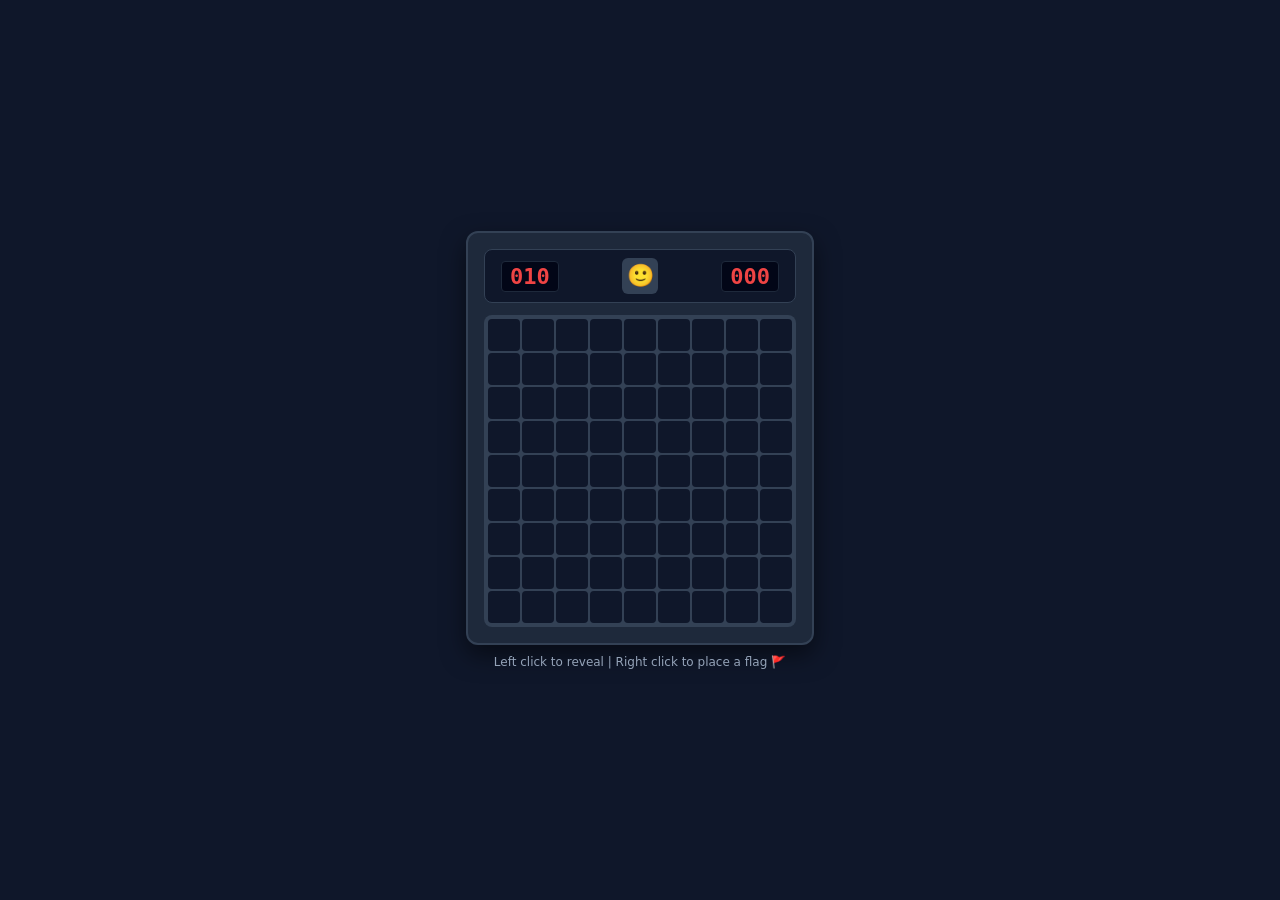
<file: games/minesweeper/index.html>
<!DOCTYPE html>
<html lang="en">
<head>
  <meta charset="UTF-8">
  <title>Minesweeper</title>
  <style>
    * { box-sizing: border-box; margin: 0; padding: 0; user-select: none; }
    body {
      background: #0f172a;
      color: #f8fafc;
      font-family: system-ui, -apple-system, sans-serif;
      display: flex;
      flex-direction: column;
      align-items: center;
      justify-content: center;
      min-height: 100vh;
      padding: 10px;
    }
    .wrapper {
      background: #1e293b;
      padding: 16px;
      border-radius: 12px;
      border: 2px solid #334155;
      box-shadow: 0 10px 25px rgba(0,0,0,0.5);
      display: flex;
      flex-direction: column;
      align-items: center;
    }
    .top-bar {
      display: flex;
      justify-content: space-between;
      align-items: center;
      width: 100%;
      background: #0f172a;
      padding: 8px 16px;
      border-radius: 8px;
      margin-bottom: 12px;
      border: 1px solid #334155;
    }
    .counter {
      font-family: monospace;
      font-size: 22px;
      font-weight: bold;
      color: #ef4444;
      background: #020617;
      padding: 2px 8px;
      border-radius: 4px;
      border: 1px solid #1e293b;
    }
    .face-btn {
      font-size: 22px;
      background: #334155;
      border: none;
      border-radius: 6px;
      cursor: pointer;
      width: 36px;
      height: 36px;
      display: flex;
      align-items: center;
      justify-content: center;
    }
    .face-btn:hover { background: #475569; }
    .grid {
      display: grid;
      grid-template-columns: repeat(9, 32px);
      gap: 2px;
      background: #334155;
      padding: 4px;
      border-radius: 8px;
    }
    .cell {
      width: 32px;
      height: 32px;
      background: #0f172a;
      display: flex;
      align-items: center;
      justify-content: center;
      font-weight: bold;
      font-size: 16px;
      cursor: pointer;
      border-radius: 4px;
      transition: background 0.1s;
    }
    .cell:hover { background: #1e293b; }
    .cell.revealed {
      background: #334155;
      cursor: default;
    }
    .cell.mine {
      background: #dc2626 !important;
      color: white;
    }
    .c-1 { color: #38bdf8; }
    .c-2 { color: #4ade80; }
    .c-3 { color: #f87171; }
    .c-4 { color: #c084fc; }
    .c-5 { color: #fb923c; }
    .c-6 { color: #2dd4bf; }
    .c-7 { color: #f472b6; }
    .c-8 { color: #94a3b8; }
    .hint {
      margin-top: 10px;
      font-size: 12px;
      color: #94a3b8;
    }
  </style>
</head>
<body>
  <div class="wrapper">
    <div class="top-bar">
      <div class="counter" id="mine-count">010</div>
      <button class="face-btn" id="face" onclick="initGame()">🙂</button>
      <div class="counter" id="timer">000</div>
    </div>
    <div class="grid" id="grid"></div>
  </div>
  <div class="hint">Left click to reveal | Right click to place a flag 🚩</div>

  <script>
    const ROWS = 9;
    const COLS = 9;
    const MINES = 10;

    let board = [];
    let minePositions = new Set();
    let revealedCount = 0;
    let flags = new Set();
    let gameOver = false;
    let timer = 0;
    let timerInterval = null;
    let started = false;

    const gridEl = document.getElementById('grid');
    const mineCountEl = document.getElementById('mine-count');
    const timerEl = document.getElementById('timer');
    const faceBtn = document.getElementById('face');

    function initGame() {
      clearInterval(timerInterval);
      timer = 0;
      timerEl.textContent = '000';
      started = false;
      gameOver = false;
      faceBtn.textContent = '🙂';
      minePositions.clear();
      flags.clear();
      revealedCount = 0;
      board = Array.from({ length: ROWS }, () => Array(COLS).fill(0));
      updateMineDisplay();

      // Place mines
      while (minePositions.size < MINES) {
        const r = Math.floor(Math.random() * ROWS);
        const c = Math.floor(Math.random() * COLS);
        minePositions.add(`${r},${c}`);
      }

      // Calculate neighbor counts
      for (let r = 0; r < ROWS; r++) {
        for (let c = 0; c < COLS; c++) {
          if (minePositions.has(`${r},${c}`)) {
            board[r][c] = -1;
          } else {
            let count = 0;
            for (let dr = -1; dr <= 1; dr++) {
              for (let dc = -1; dc <= 1; dc++) {
                if (minePositions.has(`${r+dr},${c+dc}`)) count++;
              }
            }
            board[r][c] = count;
          }
        }
      }

      render();
    }

    function updateMineDisplay() {
      const left = MINES - flags.size;
      mineCountEl.textContent = String(Math.max(-99, left)).padStart(3, '0');
    }

    function render() {
      gridEl.innerHTML = '';
      for (let r = 0; r < ROWS; r++) {
        for (let c = 0; c < COLS; c++) {
          const cell = document.createElement('div');
          cell.className = 'cell';
          cell.dataset.r = r;
          cell.dataset.c = c;

          cell.addEventListener('click', () => reveal(r, c));
          cell.addEventListener('contextmenu', (e) => {
            e.preventDefault();
            toggleFlag(r, c);
          });

          gridEl.appendChild(cell);
        }
      }
    }

    function startTimer() {
      if (!started) {
        started = true;
        timerInterval = setInterval(() => {
          timer = Math.min(999, timer + 1);
          timerEl.textContent = String(timer).padStart(3, '0');
        }, 1000);
      }
    }

    function toggleFlag(r, c) {
      if (gameOver) return;
      const key = `${r},${c}`;
      const idx = r * COLS + c;
      const cellEl = gridEl.children[idx];
      if (cellEl.classList.contains('revealed')) return;

      if (flags.has(key)) {
        flags.delete(key);
        cellEl.textContent = '';
      } else {
        flags.add(key);
        cellEl.textContent = '🚩';
      }
      updateMineDisplay();
    }

    function reveal(r, c) {
      if (gameOver || flags.has(`${r},${c}`)) return;
      startTimer();

      const idx = r * COLS + c;
      const cellEl = gridEl.children[idx];
      if (cellEl.classList.contains('revealed')) return;

      if (minePositions.has(`${r},${c}`)) {
        // Hit a mine!
        gameOver = true;
        clearInterval(timerInterval);
        faceBtn.textContent = '😵';
        // Reveal all mines
        minePositions.forEach(pos => {
          const [mr, mc] = pos.split(',').map(Number);
          const mIdx = mr * COLS + mc;
          gridEl.children[mIdx].classList.add('mine');
          gridEl.children[mIdx].textContent = '💣';
        });
        return;
      }

      cellEl.classList.add('revealed');
      revealedCount++;
      const val = board[r][c];

      if (val > 0) {
        cellEl.textContent = val;
        cellEl.classList.add(`c-${val}`);
      } else {
        // Flood fill empty neighbors
        for (let dr = -1; dr <= 1; dr++) {
          for (let dc = -1; dc <= 1; dc++) {
            const nr = r + dr;
            const nc = c + dc;
            if (nr >= 0 && nr < ROWS && nc >= 0 && nc < COLS) {
              reveal(nr, nc);
            }
          }
        }
      }

      // Check win
      if (revealedCount === ROWS * COLS - MINES) {
        gameOver = true;
        clearInterval(timerInterval);
        faceBtn.textContent = '😎';
      }
    }

    initGame();
  </script>
</body>
</html>
</file>
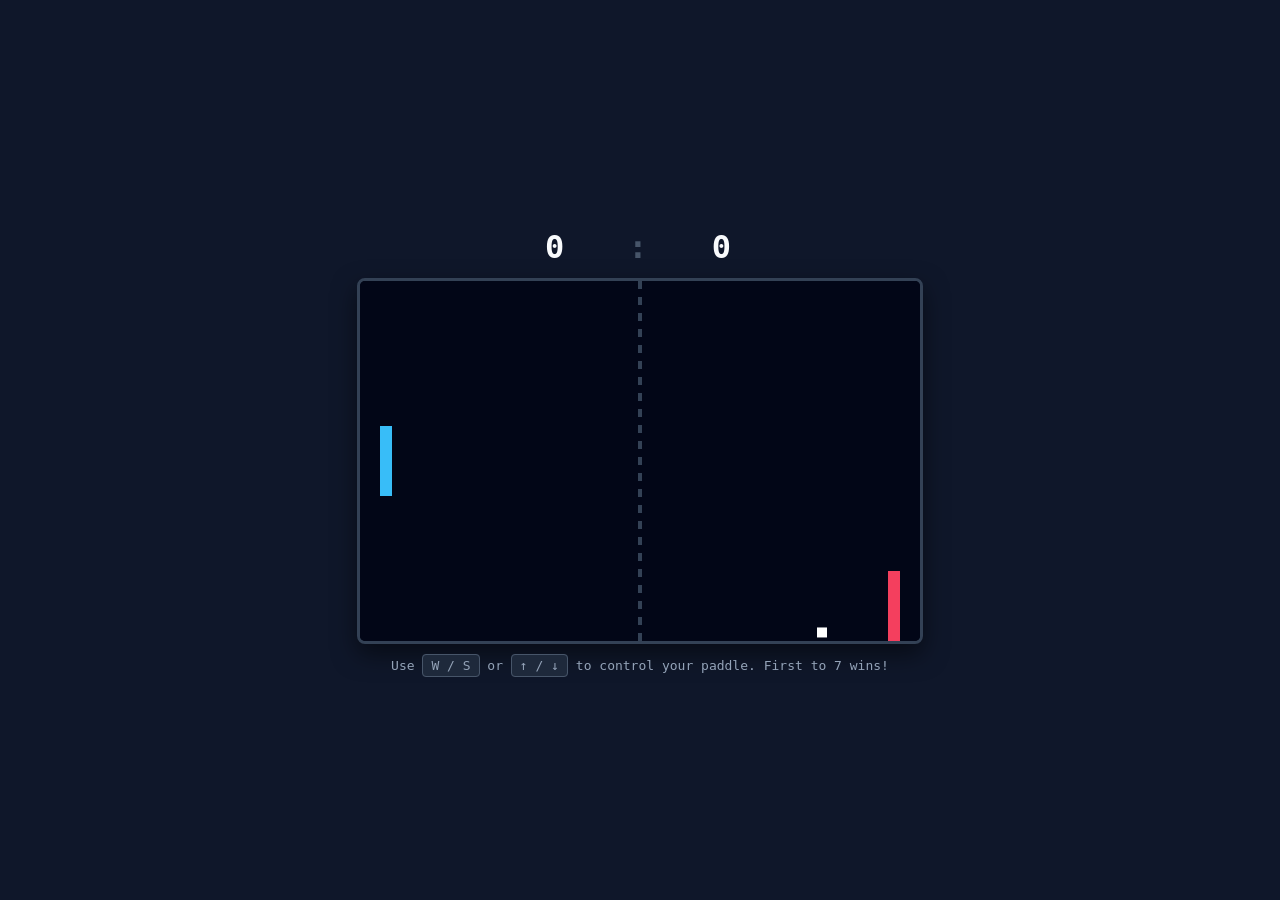
<file: games/pong/index.html>
<!DOCTYPE html>
<html lang="en">
<head>
  <meta charset="UTF-8">
  <title>Retro Pong</title>
  <style>
    * { box-sizing: border-box; margin: 0; padding: 0; user-select: none; }
    body {
      background: #0f172a;
      color: #f8fafc;
      font-family: monospace, system-ui, sans-serif;
      display: flex;
      flex-direction: column;
      align-items: center;
      justify-content: center;
      min-height: 100vh;
      overflow: hidden;
    }
    .scoreboard {
      display: flex;
      justify-content: center;
      gap: 60px;
      font-size: 32px;
      font-weight: bold;
      margin-bottom: 12px;
      letter-spacing: 4px;
    }
    canvas {
      background: #020617;
      border: 3px solid #334155;
      border-radius: 8px;
      box-shadow: 0 10px 25px rgba(0,0,0,0.5);
    }
    .hint {
      margin-top: 14px;
      font-size: 13px;
      color: #94a3b8;
    }
    .badge {
      background: #1e293b;
      padding: 3px 8px;
      border-radius: 4px;
      border: 1px solid #475569;
    }
  </style>
</head>
<body>
  <div class="scoreboard">
    <span id="p1">0</span>
    <span style="color:#475569;">:</span>
    <span id="p2">0</span>
  </div>
  <canvas id="pong" width="560" height="360"></canvas>
  <div class="hint">
    Use <span class="badge">W / S</span> or <span class="badge">↑ / ↓</span> to control your paddle. First to 7 wins!
  </div>

  <script>
    const canvas = document.getElementById('pong');
    const ctx = canvas.getContext('2d');
    const p1El = document.getElementById('p1');
    const p2El = document.getElementById('p2');

    const PADDLE_WIDTH = 12;
    const PADDLE_HEIGHT = 70;
    const BALL_SIZE = 10;

    let p1Y = (canvas.height - PADDLE_HEIGHT) / 2;
    let p2Y = (canvas.height - PADDLE_HEIGHT) / 2;
    let p1Score = 0;
    let p2Score = 0;

    let ballX = canvas.width / 2;
    let ballY = canvas.height / 2;
    let ballSpeedX = 5;
    let ballSpeedY = 3;

    let upPressed = false;
    let downPressed = false;

    function resetBall(servingToPlayer) {
      ballX = canvas.width / 2;
      ballY = canvas.height / 2;
      ballSpeedX = servingToPlayer ? -4 : 4;
      ballSpeedY = (Math.random() - 0.5) * 6;
    }

    function update() {
      // Player movement
      if (upPressed && p1Y > 0) p1Y -= 6;
      if (downPressed && p1Y < canvas.height - PADDLE_HEIGHT) p1Y += 6;

      // AI Paddle movement with smooth follow
      const targetAI = ballY - PADDLE_HEIGHT / 2;
      const aiSpeed = 4.2;
      if (p2Y < targetAI - 5) p2Y += aiSpeed;
      else if (p2Y > targetAI + 5) p2Y -= aiSpeed;
      p2Y = Math.max(0, Math.min(canvas.height - PADDLE_HEIGHT, p2Y));

      // Ball movement
      ballX += ballSpeedX;
      ballY += ballSpeedY;

      // Top and bottom bounce
      if (ballY <= 0 || ballY >= canvas.height - BALL_SIZE) {
        ballSpeedY = -ballSpeedY;
      }

      // Player 1 collision
      if (
        ballX <= 20 + PADDLE_WIDTH &&
        ballX + BALL_SIZE >= 20 &&
        ballY + BALL_SIZE >= p1Y &&
        ballY <= p1Y + PADDLE_HEIGHT
      ) {
        ballSpeedX = Math.abs(ballSpeedX) * 1.05; // speed up slightly
        const hitOffset = (ballY + BALL_SIZE / 2) - (p1Y + PADDLE_HEIGHT / 2);
        ballSpeedY = hitOffset * 0.18;
      }

      // Player 2 (AI) collision
      if (
        ballX + BALL_SIZE >= canvas.width - 20 - PADDLE_WIDTH &&
        ballX <= canvas.width - 20 &&
        ballY + BALL_SIZE >= p2Y &&
        ballY <= p2Y + PADDLE_HEIGHT
      ) {
        ballSpeedX = -Math.abs(ballSpeedX) * 1.05;
        const hitOffset = (ballY + BALL_SIZE / 2) - (p2Y + PADDLE_HEIGHT / 2);
        ballSpeedY = hitOffset * 0.18;
      }

      // Scoring
      if (ballX < 0) {
        p2Score++;
        p2El.textContent = p2Score;
        resetBall(true);
      } else if (ballX > canvas.width) {
        p1Score++;
        p1El.textContent = p1Score;
        resetBall(false);
      }

      draw();
      requestAnimationFrame(update);
    }

    function draw() {
      // Clear
      ctx.fillStyle = '#020617';
      ctx.fillRect(0, 0, canvas.width, canvas.height);

      // Center dotted line
      ctx.strokeStyle = '#334155';
      ctx.lineWidth = 4;
      ctx.setLineDash([8, 8]);
      ctx.beginPath();
      ctx.moveTo(canvas.width / 2, 0);
      ctx.lineTo(canvas.width / 2, canvas.height);
      ctx.stroke();
      ctx.setLineDash([]);

      // Paddles
      ctx.fillStyle = '#38bdf8';
      ctx.fillRect(20, p1Y, PADDLE_WIDTH, PADDLE_HEIGHT);

      ctx.fillStyle = '#f43f5e';
      ctx.fillRect(canvas.width - 20 - PADDLE_WIDTH, p2Y, PADDLE_WIDTH, PADDLE_HEIGHT);

      // Ball
      ctx.fillStyle = '#ffffff';
      ctx.fillRect(ballX, ballY, BALL_SIZE, BALL_SIZE);
    }

    window.addEventListener('keydown', (e) => {
      if (['ArrowUp', 'w', 'W'].includes(e.key)) upPressed = true;
      if (['ArrowDown', 's', 'S'].includes(e.key)) downPressed = true;
    });

    window.addEventListener('keyup', (e) => {
      if (['ArrowUp', 'w', 'W'].includes(e.key)) upPressed = false;
      if (['ArrowDown', 's', 'S'].includes(e.key)) downPressed = false;
    });

    // Touch support
    canvas.addEventListener('touchmove', (e) => {
      const rect = canvas.getBoundingClientRect();
      const touchY = e.touches[0].clientY - rect.top;
      p1Y = Math.max(0, Math.min(canvas.height - PADDLE_HEIGHT, touchY - PADDLE_HEIGHT / 2));
      e.preventDefault();
    }, { passive: false });

    update();
  </script>
</body>
</html>
</file>
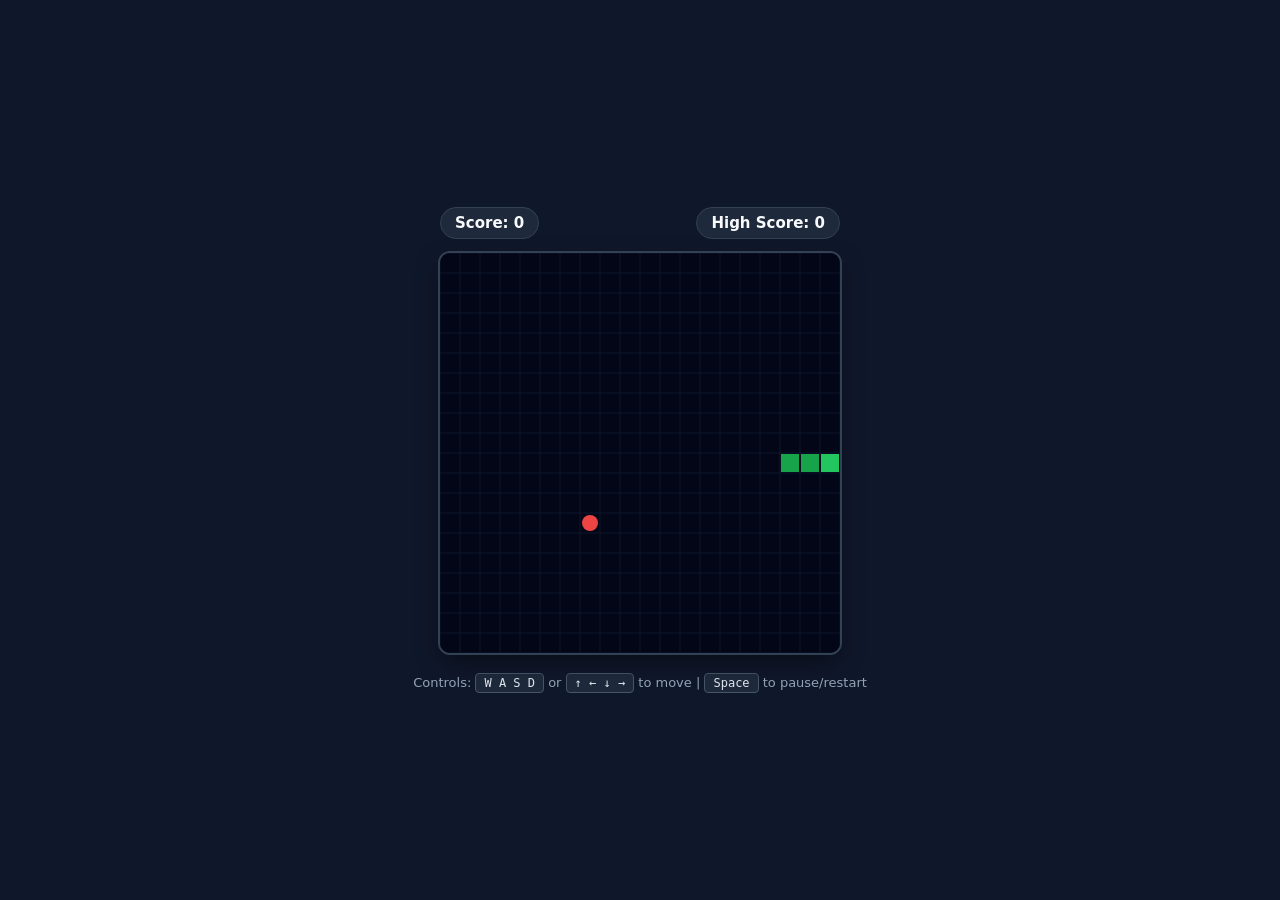
<file: games/snake/index.html>
<!DOCTYPE html>
<html lang="en">
<head>
  <meta charset="UTF-8">
  <title>Snake Classic</title>
  <style>
    * { box-sizing: border-box; margin: 0; padding: 0; user-select: none; }
    body {
      background: #0f172a;
      color: #f8fafc;
      font-family: system-ui, -apple-system, sans-serif;
      display: flex;
      flex-direction: column;
      align-items: center;
      justify-content: center;
      min-height: 100vh;
      overflow: hidden;
    }
    .header {
      display: flex;
      justify-content: space-between;
      width: 400px;
      margin-bottom: 12px;
      font-weight: 600;
      font-size: 15px;
    }
    .badge {
      background: #1e293b;
      padding: 6px 14px;
      border-radius: 9999px;
      border: 1px solid #334155;
    }
    #game-canvas {
      background: #020617;
      border: 2px solid #334155;
      border-radius: 12px;
      box-shadow: 0 10px 25px -5px rgba(0,0,0,0.5);
    }
    .controls {
      margin-top: 14px;
      color: #94a3b8;
      font-size: 13px;
      text-align: center;
    }
    .key-btn {
      display: inline-block;
      background: #1e293b;
      border: 1px solid #475569;
      padding: 2px 8px;
      border-radius: 4px;
      color: #e2e8f0;
      font-family: monospace;
      font-size: 12px;
    }
    .overlay {
      position: absolute;
      display: flex;
      flex-direction: column;
      align-items: center;
      justify-content: center;
      background: rgba(15, 23, 42, 0.85);
      width: 400px;
      height: 400px;
      border-radius: 12px;
      backdrop-filter: blur(4px);
    }
    .btn {
      background: #3b82f6;
      color: white;
      border: none;
      padding: 10px 24px;
      font-size: 15px;
      font-weight: 600;
      border-radius: 8px;
      cursor: pointer;
      margin-top: 14px;
      transition: background 0.15s;
    }
    .btn:hover { background: #2563eb; }
  </style>
</head>
<body>
  <div class="header">
    <div class="badge">Score: <span id="score">0</span></div>
    <div class="badge">High Score: <span id="highscore">0</span></div>
  </div>

  <div style="position: relative;">
    <canvas id="game-canvas" width="400" height="400"></canvas>
    <div id="overlay" class="overlay" style="display: none;">
      <h2 id="overlay-title" style="font-size: 24px; margin-bottom: 8px;">Game Over</h2>
      <p id="overlay-msg" style="color: #94a3b8;">Press Start or Space to play</p>
      <button class="btn" id="start-btn">Play Again</button>
    </div>
  </div>

  <div class="controls">
    Controls: <span class="key-btn">W A S D</span> or <span class="key-btn">↑ ← ↓ →</span> to move | <span class="key-btn">Space</span> to pause/restart
  </div>

  <script>
    const canvas = document.getElementById('game-canvas');
    const ctx = canvas.getContext('2d');
    const scoreEl = document.getElementById('score');
    const highscoreEl = document.getElementById('highscore');
    const overlay = document.getElementById('overlay');
    const overlayTitle = document.getElementById('overlay-title');
    const startBtn = document.getElementById('start-btn');

    const GRID = 20;
    const COUNT = canvas.width / GRID;

    let snake = [{ x: 10, y: 10 }, { x: 9, y: 10 }, { x: 8, y: 10 }];
    let dir = { x: 1, y: 0 };
    let nextDir = { x: 1, y: 0 };
    let food = { x: 15, y: 10 };
    let score = 0;
    let highscore = parseInt(localStorage.getItem('snake_hs') || '0', 10);
    highscoreEl.textContent = highscore;
    let gameLoop = null;
    let isGameOver = false;
    let isPaused = false;

    function placeFood() {
      let valid = false;
      while (!valid) {
        food = {
          x: Math.floor(Math.random() * COUNT),
          y: Math.floor(Math.random() * COUNT)
        };
        valid = !snake.some(segment => segment.x === food.x && segment.y === food.y);
      }
    }

    function resetGame() {
      snake = [{ x: 10, y: 10 }, { x: 9, y: 10 }, { x: 8, y: 10 }];
      dir = { x: 1, y: 0 };
      nextDir = { x: 1, y: 0 };
      score = 0;
      scoreEl.textContent = '0';
      isGameOver = false;
      isPaused = false;
      placeFood();
      overlay.style.display = 'none';
      if (gameLoop) clearInterval(gameLoop);
      gameLoop = setInterval(update, 110);
    }

    function update() {
      if (isPaused || isGameOver) return;

      dir = nextDir;
      const head = { x: snake[0].x + dir.x, y: snake[0].y + dir.y };

      // Wall collision
      if (head.x < 0 || head.x >= COUNT || head.y < 0 || head.y >= COUNT) {
        gameOver();
        return;
      }

      // Self collision
      if (snake.some(seg => seg.x === head.x && seg.y === head.y)) {
        gameOver();
        return;
      }

      snake.unshift(head);

      if (head.x === food.x && head.y === food.y) {
        score += 10;
        scoreEl.textContent = score;
        if (score > highscore) {
          highscore = score;
          highscoreEl.textContent = highscore;
          localStorage.setItem('snake_hs', highscore);
        }
        placeFood();
      } else {
        snake.pop();
      }

      draw();
    }

    function draw() {
      // Background
      ctx.fillStyle = '#020617';
      ctx.fillRect(0, 0, canvas.width, canvas.height);

      // Grid lines
      ctx.strokeStyle = '#0f172a';
      ctx.lineWidth = 1;
      for (let i = 0; i <= canvas.width; i += GRID) {
        ctx.beginPath();
        ctx.moveTo(i, 0); ctx.lineTo(i, canvas.height);
        ctx.moveTo(0, i); ctx.lineTo(canvas.width, i);
        ctx.stroke();
      }

      // Food
      ctx.fillStyle = '#ef4444';
      ctx.beginPath();
      ctx.arc(food.x * GRID + GRID/2, food.y * GRID + GRID/2, GRID/2 - 2, 0, Math.PI * 2);
      ctx.fill();

      // Snake
      snake.forEach((seg, index) => {
        if (index === 0) {
          ctx.fillStyle = '#22c55e'; // Head
        } else {
          ctx.fillStyle = '#16a34a';
        }
        ctx.fillRect(seg.x * GRID + 1, seg.y * GRID + 1, GRID - 2, GRID - 2);
      });
    }

    function gameOver() {
      isGameOver = true;
      clearInterval(gameLoop);
      overlayTitle.textContent = 'Game Over!';
      overlay.style.display = 'flex';
    }

    window.addEventListener('keydown', (e) => {
      const key = e.key.toLowerCase();
      if (['arrowup', 'w'].includes(key) && dir.y === 0) {
        nextDir = { x: 0, y: -1 };
        e.preventDefault();
      } else if (['arrowdown', 's'].includes(key) && dir.y === 0) {
        nextDir = { x: 0, y: 1 };
        e.preventDefault();
      } else if (['arrowleft', 'a'].includes(key) && dir.x === 0) {
        nextDir = { x: -1, y: 0 };
        e.preventDefault();
      } else if (['arrowright', 'd'].includes(key) && dir.x === 0) {
        nextDir = { x: 1, y: 0 };
        e.preventDefault();
      } else if (key === ' ' || key === 'spacebar') {
        e.preventDefault();
        if (isGameOver) {
          resetGame();
        } else {
          isPaused = !isPaused;
        }
      }
    });

    startBtn.addEventListener('click', resetGame);
    resetGame();
  </script>
</body>
</html>
</file>
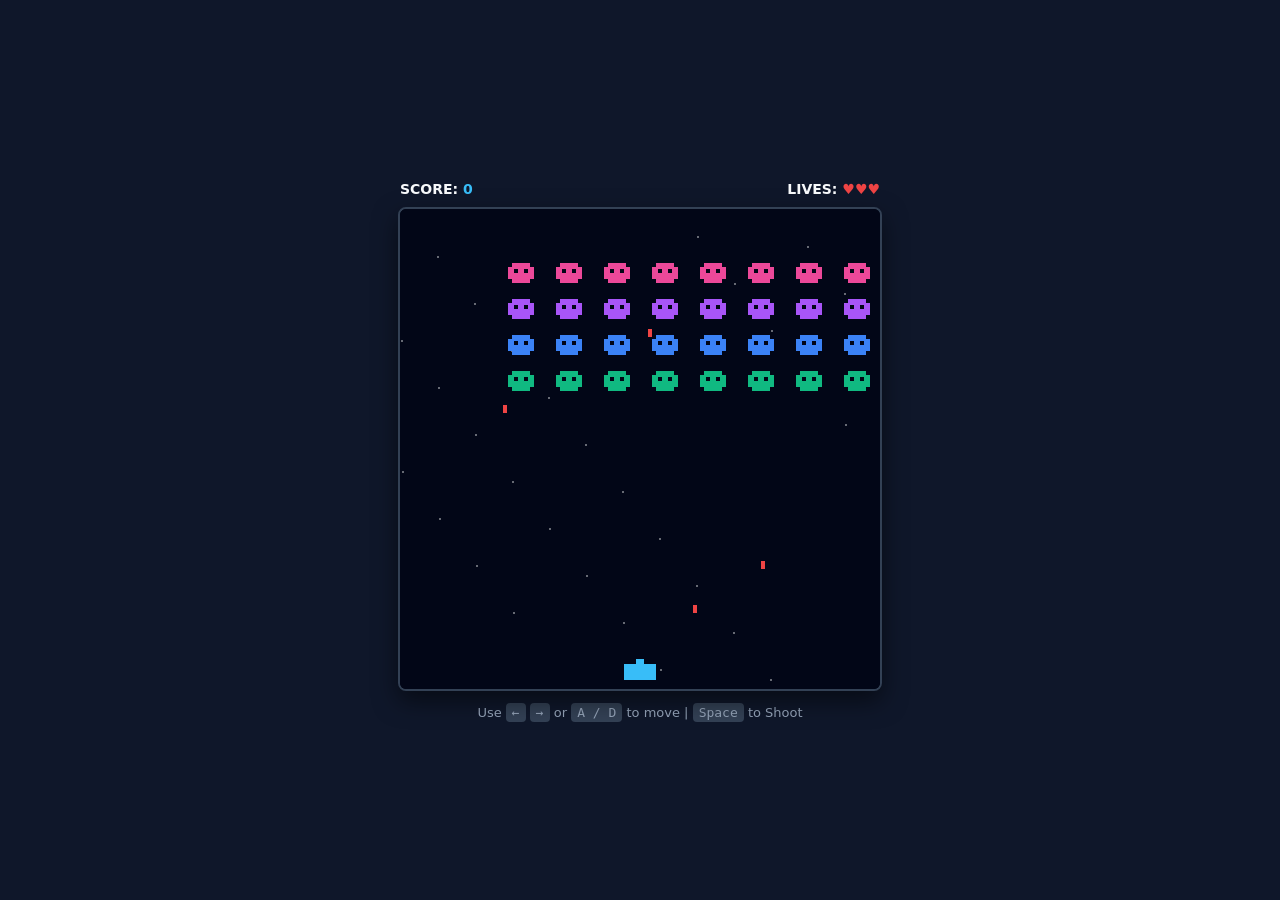
<file: games/space-invaders/index.html>
<!DOCTYPE html>
<html lang="en">
<head>
  <meta charset="UTF-8">
  <title>Space Invaders</title>
  <style>
    * { box-sizing: border-box; margin: 0; padding: 0; user-select: none; }
    body {
      background: #0f172a;
      color: #f8fafc;
      font-family: system-ui, -apple-system, sans-serif;
      display: flex;
      flex-direction: column;
      align-items: center;
      justify-content: center;
      min-height: 100vh;
      overflow: hidden;
    }
    .header {
      display: flex;
      justify-content: space-between;
      width: 480px;
      margin-bottom: 10px;
      font-weight: 700;
      font-size: 14px;
    }
    canvas {
      background: #020617;
      border: 2px solid #334155;
      border-radius: 8px;
      box-shadow: 0 10px 25px rgba(0,0,0,0.5);
    }
    .overlay {
      position: absolute;
      background: rgba(15, 23, 42, 0.88);
      width: 480px;
      height: 480px;
      border-radius: 8px;
      display: flex;
      flex-direction: column;
      align-items: center;
      justify-content: center;
      backdrop-filter: blur(4px);
    }
    .btn {
      background: #10b981;
      color: white;
      border: none;
      padding: 10px 24px;
      border-radius: 8px;
      font-weight: bold;
      font-size: 15px;
      cursor: pointer;
      margin-top: 14px;
    }
    .btn:hover { background: #059669; }
    .hint {
      margin-top: 10px;
      font-size: 13px;
      color: #94a3b8;
    }
  </style>
</head>
<body>
  <div class="header">
    <div>SCORE: <span id="score" style="color: #38bdf8;">0</span></div>
    <div>LIVES: <span id="lives" style="color: #ef4444;">♥♥♥</span></div>
  </div>

  <div style="position: relative;">
    <canvas id="game" width="480" height="480"></canvas>
    <div id="overlay" class="overlay" style="display: none;">
      <h2 id="over-title" style="font-size: 28px; margin-bottom: 8px;">Game Over</h2>
      <p id="over-sub" style="color: #94a3b8;">Final Score: 0</p>
      <button class="btn" id="restart-btn">Play Again</button>
    </div>
  </div>

  <div class="hint">
    Use <kbd style="background:#334155; padding:2px 6px; border-radius:4px;">←</kbd> <kbd style="background:#334155; padding:2px 6px; border-radius:4px;">→</kbd> or <kbd style="background:#334155; padding:2px 6px; border-radius:4px;">A / D</kbd> to move | <kbd style="background:#334155; padding:2px 6px; border-radius:4px;">Space</kbd> to Shoot
  </div>

  <script>
    const canvas = document.getElementById('game');
    const ctx = canvas.getContext('2d');
    const scoreEl = document.getElementById('score');
    const livesEl = document.getElementById('lives');
    const overlay = document.getElementById('overlay');
    const overTitle = document.getElementById('over-title');
    const overSub = document.getElementById('over-sub');
    const restartBtn = document.getElementById('restart-btn');

    let playerX = canvas.width / 2 - 16;
    const playerWidth = 32;
    const playerHeight = 16;
    let leftPressed = false;
    let rightPressed = false;
    let spacePressed = false;
    let canShoot = true;

    let bullets = [];
    let enemyBullets = [];
    let aliens = [];
    let alienDir = 1;
    let alienStepDown = false;
    let alienSpeed = 1;

    let score = 0;
    let lives = 3;
    let isGameOver = false;

    function initAliens() {
      aliens = [];
      const rows = 4;
      const cols = 8;
      for (let r = 0; r < rows; r++) {
        for (let c = 0; c < cols; c++) {
          aliens.push({
            x: 40 + c * 48,
            y: 40 + r * 36,
            w: 26,
            h: 20,
            color: r === 0 ? '#ec4899' : r === 1 ? '#a855f7' : r === 2 ? '#3b82f6' : '#10b981',
            alive: true
          });
        }
      }
    }

    function reset() {
      playerX = canvas.width / 2 - 16;
      bullets = [];
      enemyBullets = [];
      score = 0;
      lives = 3;
      alienDir = 1;
      alienSpeed = 1;
      isGameOver = false;
      scoreEl.textContent = '0';
      livesEl.textContent = '♥♥♥';
      overlay.style.display = 'none';
      initAliens();
    }

    function update() {
      if (isGameOver) return;

      // Player Movement
      if (leftPressed && playerX > 0) playerX -= 5;
      if (rightPressed && playerX < canvas.width - playerWidth) playerX += 5;

      // Player Shoot
      if (spacePressed && canShoot) {
        bullets.push({ x: playerX + playerWidth / 2 - 2, y: canvas.height - 30, w: 4, h: 10 });
        canShoot = false;
      }

      // Update player bullets
      bullets.forEach((b, index) => {
        b.y -= 7;
        if (b.y < 0) bullets.splice(index, 1);
      });

      // Update alien bullets
      enemyBullets.forEach((b, index) => {
        b.y += 4;
        if (b.y > canvas.height) enemyBullets.splice(index, 1);

        // Check hit player
        if (
          b.x + b.w > playerX &&
          b.x < playerX + playerWidth &&
          b.y + b.h > canvas.height - 30 &&
          b.y < canvas.height - 30 + playerHeight
        ) {
          enemyBullets.splice(index, 1);
          lives--;
          livesEl.textContent = '♥'.repeat(Math.max(0, lives));
          if (lives <= 0) {
            endGame(false);
          }
        }
      });

      // Aliens random shooting
      if (Math.random() < 0.025 && aliens.some(a => a.alive)) {
        const aliveAliens = aliens.filter(a => a.alive);
        const shooter = aliveAliens[Math.floor(Math.random() * aliveAliens.length)];
        enemyBullets.push({ x: shooter.x + shooter.w / 2 - 2, y: shooter.y + shooter.h, w: 4, h: 8 });
      }

      // Move Aliens
      let hitEdge = false;
      aliens.forEach(a => {
        if (!a.alive) return;
        if ((a.x + a.w >= canvas.width - 10 && alienDir > 0) || (a.x <= 10 && alienDir < 0)) {
          hitEdge = true;
        }
      });

      if (hitEdge) {
        alienDir *= -1;
        aliens.forEach(a => {
          a.y += 14;
          if (a.alive && a.y + a.h >= canvas.height - 40) {
            endGame(false);
          }
        });
      } else {
        aliens.forEach(a => {
          if (a.alive) a.x += alienDir * alienSpeed;
        });
      }

      // Bullet-Alien Collisions
      bullets.forEach((b, bIdx) => {
        aliens.forEach(a => {
          if (a.alive && b.x < a.x + a.w && b.x + b.w > a.x && b.y < a.y + a.h && b.y + b.h > a.y) {
            a.alive = false;
            bullets.splice(bIdx, 1);
            score += 20;
            scoreEl.textContent = score;
            alienSpeed += 0.04;
          }
        });
      });

      // Check win
      if (aliens.length > 0 && aliens.every(a => !a.alive)) {
        endGame(true);
      }

      draw();
      requestAnimationFrame(update);
    }

    function endGame(won) {
      isGameOver = true;
      overTitle.textContent = won ? 'Victory!' : 'Game Over';
      overTitle.style.color = won ? '#10b981' : '#ef4444';
      overSub.textContent = `Final Score: ${score}`;
      overlay.style.display = 'flex';
    }

    function draw() {
      ctx.fillStyle = '#020617';
      ctx.fillRect(0, 0, canvas.width, canvas.height);

      // Starfield background
      ctx.fillStyle = 'rgba(255, 255, 255, 0.4)';
      for (let i = 0; i < 30; i++) {
        const sx = (i * 37) % canvas.width;
        const sy = (i * 47) % canvas.height;
        ctx.fillRect(sx, sy, 2, 2);
      }

      // Player Ship
      ctx.fillStyle = '#38bdf8';
      ctx.fillRect(playerX, canvas.height - 25, playerWidth, playerHeight);
      ctx.fillRect(playerX + playerWidth / 2 - 4, canvas.height - 30, 8, 5);

      // Player bullets
      ctx.fillStyle = '#facc15';
      bullets.forEach(b => ctx.fillRect(b.x, b.y, b.w, b.h));

      // Enemy bullets
      ctx.fillStyle = '#ef4444';
      enemyBullets.forEach(b => ctx.fillRect(b.x, b.y, b.w, b.h));

      // Aliens
      aliens.forEach(a => {
        if (!a.alive) return;
        ctx.fillStyle = a.color;
        // Simple pixel invader look
        ctx.fillRect(a.x + 4, a.y, a.w - 8, a.h);
        ctx.fillRect(a.x, a.y + 4, a.w, a.h - 8);
        ctx.fillStyle = '#020617';
        ctx.fillRect(a.x + 6, a.y + 6, 4, 4);
        ctx.fillRect(a.x + a.w - 10, a.y + 6, 4, 4);
      });
    }

    window.addEventListener('keydown', e => {
      if (e.key === 'ArrowLeft' || e.key === 'a') leftPressed = true;
      if (e.key === 'ArrowRight' || e.key === 'd') rightPressed = true;
      if (e.key === ' ' && !spacePressed) {
        spacePressed = true;
        canShoot = true;
      }
    });

    window.addEventListener('keyup', e => {
      if (e.key === 'ArrowLeft' || e.key === 'a') leftPressed = false;
      if (e.key === 'ArrowRight' || e.key === 'd') rightPressed = false;
      if (e.key === ' ') {
        spacePressed = false;
        canShoot = true;
      }
    });

    restartBtn.addEventListener('click', () => {
      reset();
      update();
    });

    reset();
    update();
  </script>
</body>
</html>
</file>
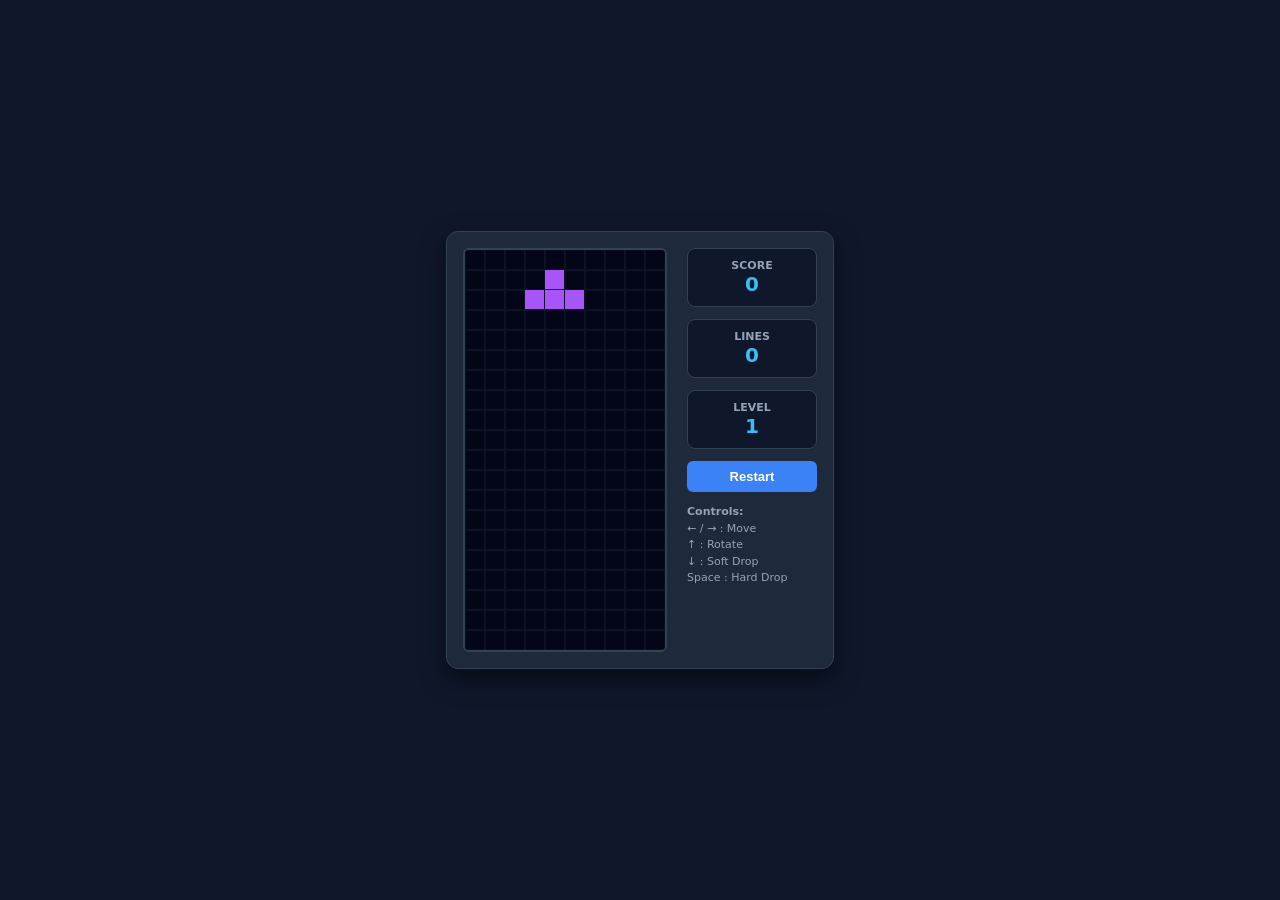
<file: games/tetris/index.html>
<!DOCTYPE html>
<html lang="en">
<head>
  <meta charset="UTF-8">
  <title>Tetris</title>
  <style>
    * { box-sizing: border-box; margin: 0; padding: 0; user-select: none; }
    body {
      background: #0f172a;
      color: #f8fafc;
      font-family: system-ui, -apple-system, sans-serif;
      display: flex;
      align-items: center;
      justify-content: center;
      min-height: 100vh;
      overflow: hidden;
    }
    .container {
      display: flex;
      gap: 20px;
      align-items: flex-start;
      background: #1e293b;
      padding: 16px;
      border-radius: 12px;
      border: 1px solid #334155;
      box-shadow: 0 10px 25px rgba(0,0,0,0.5);
    }
    canvas {
      background: #020617;
      border: 2px solid #334155;
      border-radius: 6px;
      display: block;
    }
    .side {
      display: flex;
      flex-direction: column;
      gap: 12px;
      width: 130px;
    }
    .stat-card {
      background: #0f172a;
      padding: 10px;
      border-radius: 8px;
      border: 1px solid #334155;
      text-align: center;
    }
    .stat-label {
      font-size: 11px;
      text-transform: uppercase;
      color: #94a3b8;
      font-weight: 700;
    }
    .stat-val {
      font-size: 20px;
      font-weight: bold;
      color: #38bdf8;
    }
    .btn {
      background: #3b82f6;
      color: white;
      border: none;
      padding: 8px;
      border-radius: 6px;
      font-weight: 600;
      cursor: pointer;
      font-size: 13px;
      text-align: center;
    }
    .btn:hover { background: #2563eb; }
    .controls {
      font-size: 11px;
      color: #94a3b8;
      line-height: 1.5;
    }
  </style>
</head>
<body>
  <div class="container">
    <canvas id="tetris" width="200" height="400"></canvas>
    <div class="side">
      <div class="stat-card">
        <div class="stat-label">Score</div>
        <div class="stat-val" id="score">0</div>
      </div>
      <div class="stat-card">
        <div class="stat-label">Lines</div>
        <div class="stat-val" id="lines">0</div>
      </div>
      <div class="stat-card">
        <div class="stat-label">Level</div>
        <div class="stat-val" id="level">1</div>
      </div>
      <button class="btn" id="btn-restart">Restart</button>
      <div class="controls">
        <strong>Controls:</strong><br>
        ← / → : Move<br>
        ↑ : Rotate<br>
        ↓ : Soft Drop<br>
        Space : Hard Drop
      </div>
    </div>
  </div>

  <script>
    const canvas = document.getElementById('tetris');
    const ctx = canvas.getContext('2d');
    const scoreEl = document.getElementById('score');
    const linesEl = document.getElementById('lines');
    const levelEl = document.getElementById('level');
    const restartBtn = document.getElementById('btn-restart');

    const COLS = 10;
    const ROWS = 20;
    const BLOCK_SIZE = 20;

    const COLORS = [
      null,
      '#06b6d4', // I - Cyan
      '#3b82f6', // J - Blue
      '#f97316', // L - Orange
      '#eab308', // O - Yellow
      '#22c55e', // S - Green
      '#a855f7', // T - Purple
      '#ef4444'  // Z - Red
    ];

    const SHAPES = [
      [],
      [[0, 0, 0, 0], [1, 1, 1, 1], [0, 0, 0, 0], [0, 0, 0, 0]],
      [[2, 0, 0], [2, 2, 2], [0, 0, 0]],
      [[0, 0, 3], [3, 3, 3], [0, 0, 0]],
      [[4, 4], [4, 4]],
      [[0, 5, 5], [5, 5, 0], [0, 0, 0]],
      [[0, 6, 0], [6, 6, 6], [0, 0, 0]],
      [[7, 7, 0], [0, 7, 7], [0, 0, 0]]
    ];

    let grid = createGrid();
    let score = 0;
    let lines = 0;
    let level = 1;
    let dropCounter = 0;
    let dropInterval = 800;
    let lastTime = 0;
    let isGameOver = false;

    let piece = null;

    function createGrid() {
      return Array.from({ length: ROWS }, () => Array(COLS).fill(0));
    }

    function newPiece() {
      const type = Math.floor(Math.random() * 7) + 1;
      const matrix = SHAPES[type];
      return {
        matrix: matrix,
        color: type,
        x: Math.floor(COLS / 2) - Math.ceil(matrix[0].length / 2),
        y: 0
      };
    }

    function collide(grid, p) {
      for (let r = 0; r < p.matrix.length; r++) {
        for (let c = 0; c < p.matrix[r].length; c++) {
          if (p.matrix[r][c] !== 0) {
            const newY = p.y + r;
            const newX = p.x + c;
            if (newX < 0 || newX >= COLS || newY >= ROWS || (newY >= 0 && grid[newY][newX] !== 0)) {
              return true;
            }
          }
        }
      }
      return false;
    }

    function merge(grid, p) {
      p.matrix.forEach((row, r) => {
        row.forEach((value, c) => {
          if (value !== 0) {
            grid[p.y + r][p.x + c] = p.color;
          }
        });
      });
    }

    function rotate(matrix) {
      return matrix[0].map((_, i) => matrix.map(row => row[i]).reverse());
    }

    function playerRotate() {
      const original = piece.matrix;
      piece.matrix = rotate(piece.matrix);
      let offset = 1;
      while (collide(grid, piece)) {
        piece.x += offset;
        offset = -(offset + (offset > 0 ? 1 : -1));
        if (offset > piece.matrix[0].length) {
          piece.matrix = original;
          return;
        }
      }
    }

    function clearLines() {
      let rowCount = 0;
      outer: for (let r = ROWS - 1; r >= 0; r--) {
        for (let c = 0; c < COLS; c++) {
          if (grid[r][c] === 0) continue outer;
        }
        const row = grid.splice(r, 1)[0].fill(0);
        grid.unshift(row);
        rowCount++;
        r++;
      }
      if (rowCount > 0) {
        lines += rowCount;
        score += [0, 40, 100, 300, 1200][rowCount] * level;
        level = Math.floor(lines / 10) + 1;
        dropInterval = Math.max(100, 800 - (level - 1) * 70);
        scoreEl.textContent = score;
        linesEl.textContent = lines;
        levelEl.textContent = level;
      }
    }

    function playerDrop() {
      piece.y++;
      if (collide(grid, piece)) {
        piece.y--;
        merge(grid, piece);
        clearLines();
        piece = newPiece();
        if (collide(grid, piece)) {
          isGameOver = true;
        }
      }
      dropCounter = 0;
    }

    function hardDrop() {
      while (!collide(grid, piece)) {
        piece.y++;
      }
      piece.y--;
      merge(grid, piece);
      clearLines();
      piece = newPiece();
      if (collide(grid, piece)) {
        isGameOver = true;
      }
      dropCounter = 0;
    }

    function draw() {
      ctx.fillStyle = '#020617';
      ctx.fillRect(0, 0, canvas.width, canvas.height);

      // Grid background
      ctx.strokeStyle = '#0f172a';
      for (let r = 0; r < ROWS; r++) {
        for (let c = 0; c < COLS; c++) {
          ctx.strokeRect(c * BLOCK_SIZE, r * BLOCK_SIZE, BLOCK_SIZE, BLOCK_SIZE);
        }
      }

      // Draw settled blocks
      grid.forEach((row, r) => {
        row.forEach((val, c) => {
          if (val !== 0) {
            ctx.fillStyle = COLORS[val];
            ctx.fillRect(c * BLOCK_SIZE, r * BLOCK_SIZE, BLOCK_SIZE - 1, BLOCK_SIZE - 1);
          }
        });
      });

      // Draw active piece
      if (piece) {
        piece.matrix.forEach((row, r) => {
          row.forEach((val, c) => {
            if (val !== 0) {
              ctx.fillStyle = COLORS[piece.color];
              ctx.fillRect((piece.x + c) * BLOCK_SIZE, (piece.y + r) * BLOCK_SIZE, BLOCK_SIZE - 1, BLOCK_SIZE - 1);
            }
          });
        });
      }

      if (isGameOver) {
        ctx.fillStyle = 'rgba(15, 23, 42, 0.85)';
        ctx.fillRect(0, 0, canvas.width, canvas.height);
        ctx.fillStyle = '#ef4444';
        ctx.font = 'bold 22px system-ui';
        ctx.textAlign = 'center';
        ctx.fillText('GAME OVER', canvas.width / 2, canvas.height / 2);
      }
    }

    function update(time = 0) {
      const deltaTime = time - lastTime;
      lastTime = time;

      if (!isGameOver) {
        dropCounter += deltaTime;
        if (dropCounter > dropInterval) {
          playerDrop();
        }
      }

      draw();
      requestAnimationFrame(update);
    }

    function reset() {
      grid = createGrid();
      score = 0;
      lines = 0;
      level = 1;
      dropInterval = 800;
      isGameOver = false;
      scoreEl.textContent = score;
      linesEl.textContent = lines;
      levelEl.textContent = level;
      piece = newPiece();
    }

    window.addEventListener('keydown', e => {
      if (isGameOver) return;
      if (e.key === 'ArrowLeft') {
        piece.x--;
        if (collide(grid, piece)) piece.x++;
        e.preventDefault();
      } else if (e.key === 'ArrowRight') {
        piece.x++;
        if (collide(grid, piece)) piece.x--;
        e.preventDefault();
      } else if (e.key === 'ArrowDown') {
        playerDrop();
        e.preventDefault();
      } else if (e.key === 'ArrowUp') {
        playerRotate();
        e.preventDefault();
      } else if (e.key === ' ') {
        hardDrop();
        e.preventDefault();
      }
    });

    restartBtn.addEventListener('click', reset);

    reset();
    update();
  </script>
</body>
</html>
</file>
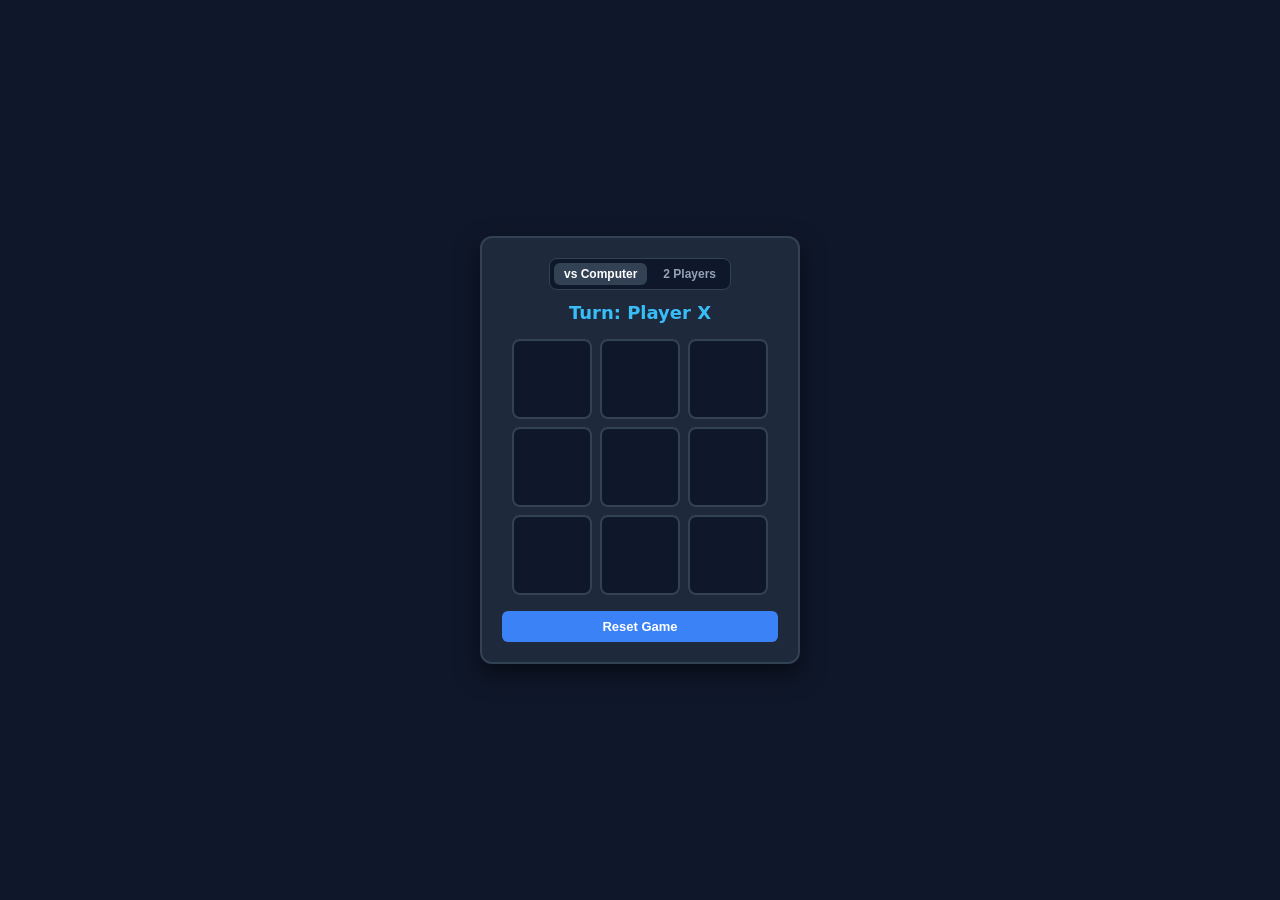
<file: games/tictactoe/index.html>
<!DOCTYPE html>
<html lang="en">
<head>
  <meta charset="UTF-8">
  <title>Tic Tac Toe</title>
  <style>
    * { box-sizing: border-box; margin: 0; padding: 0; user-select: none; }
    body {
      background: #0f172a;
      color: #f8fafc;
      font-family: system-ui, -apple-system, sans-serif;
      display: flex;
      flex-direction: column;
      align-items: center;
      justify-content: center;
      min-height: 100vh;
      padding: 10px;
    }
    .wrapper {
      background: #1e293b;
      padding: 20px;
      border-radius: 12px;
      border: 2px solid #334155;
      box-shadow: 0 10px 25px rgba(0,0,0,0.5);
      display: flex;
      flex-direction: column;
      align-items: center;
      width: 320px;
    }
    .status {
      font-size: 18px;
      font-weight: 700;
      margin-bottom: 16px;
      color: #38bdf8;
    }
    .grid {
      display: grid;
      grid-template-columns: repeat(3, 80px);
      grid-template-rows: repeat(3, 80px);
      gap: 8px;
    }
    .cell {
      background: #0f172a;
      border: 2px solid #334155;
      border-radius: 8px;
      display: flex;
      align-items: center;
      justify-content: center;
      font-size: 40px;
      font-weight: 900;
      cursor: pointer;
      transition: all 0.15s;
    }
    .cell:hover { background: #1e293b; }
    .cell.x { color: #38bdf8; }
    .cell.o { color: #f43f5e; }
    .cell.win { background: #065f46; border-color: #10b981; }
    .controls {
      display: flex;
      gap: 10px;
      margin-top: 16px;
      width: 100%;
    }
    .btn {
      flex: 1;
      background: #3b82f6;
      color: white;
      border: none;
      padding: 8px 12px;
      border-radius: 6px;
      font-weight: 600;
      cursor: pointer;
      font-size: 13px;
      text-align: center;
    }
    .btn:hover { background: #2563eb; }
    .mode-toggle {
      margin-bottom: 12px;
      display: flex;
      gap: 6px;
      background: #0f172a;
      padding: 4px;
      border-radius: 8px;
      border: 1px solid #334155;
    }
    .mode-btn {
      background: none;
      border: none;
      color: #94a3b8;
      font-size: 12px;
      padding: 4px 10px;
      border-radius: 6px;
      cursor: pointer;
      font-weight: 600;
    }
    .mode-btn.active {
      background: #334155;
      color: white;
    }
  </style>
</head>
<body>
  <div class="wrapper">
    <div class="mode-toggle">
      <button class="mode-btn active" id="btn-vs-ai" onclick="setMode('ai')">vs Computer</button>
      <button class="mode-btn" id="btn-vs-p2" onclick="setMode('pvp')">2 Players</button>
    </div>
    <div class="status" id="status">Turn: Player X</div>
    <div class="grid" id="grid"></div>
    <div class="controls">
      <button class="btn" onclick="initGame()">Reset Game</button>
    </div>
  </div>

  <script>
    let board = Array(9).fill('');
    let turn = 'X';
    let gameOver = false;
    let mode = 'ai'; // 'ai' or 'pvp'

    const gridEl = document.getElementById('grid');
    const statusEl = document.getElementById('status');
    const aiBtn = document.getElementById('btn-vs-ai');
    const p2Btn = document.getElementById('btn-vs-p2');

    const WIN_PATTERNS = [
      [0,1,2],[3,4,5],[6,7,8],
      [0,3,6],[1,4,7],[2,5,8],
      [0,4,8],[2,4,6]
    ];

    function setMode(newMode) {
      mode = newMode;
      aiBtn.classList.toggle('active', mode === 'ai');
      p2Btn.classList.toggle('active', mode === 'pvp');
      initGame();
    }

    function initGame() {
      board = Array(9).fill('');
      turn = 'X';
      gameOver = false;
      statusEl.textContent = "Turn: Player X";
      render();
    }

    function render() {
      gridEl.innerHTML = '';
      board.forEach((val, idx) => {
        const cell = document.createElement('div');
        cell.className = 'cell' + (val ? ` ${val.toLowerCase()}` : '');
        cell.textContent = val;
        cell.addEventListener('click', () => handleClick(idx));
        gridEl.appendChild(cell);
      });
    }

    function handleClick(idx) {
      if (gameOver || board[idx]) return;

      board[idx] = turn;
      render();

      const win = checkWin(board, turn);
      if (win) {
        gameOver = true;
        statusEl.textContent = `Player ${turn} Wins! 🎉`;
        highlightWin(win);
        return;
      }

      if (board.every(cell => cell !== '')) {
        gameOver = true;
        statusEl.textContent = "It's a Draw! 🤝";
        return;
      }

      turn = turn === 'X' ? 'O' : 'X';
      statusEl.textContent = `Turn: Player ${turn}`;

      if (mode === 'ai' && turn === 'O' && !gameOver) {
        setTimeout(makeAIMove, 250);
      }
    }

    function makeAIMove() {
      if (gameOver) return;
      // 1. Can AI win?
      for (let i = 0; i < 9; i++) {
        if (!board[i]) {
          board[i] = 'O';
          if (checkWin(board, 'O')) {
            render();
            gameOver = true;
            statusEl.textContent = "Computer Wins!";
            highlightWin(checkWin(board, 'O'));
            return;
          }
          board[i] = '';
        }
      }

      // 2. Can player win? Block!
      for (let i = 0; i < 9; i++) {
        if (!board[i]) {
          board[i] = 'X';
          if (checkWin(board, 'X')) {
            board[i] = 'O';
            finishAIMove();
            return;
          }
          board[i] = '';
        }
      }

      // 3. Take center if open
      if (!board[4]) {
        board[4] = 'O';
        finishAIMove();
        return;
      }

      // 4. Take random available
      const emptyIndices = board.map((v, i) => v === '' ? i : null).filter(v => v !== null);
      if (emptyIndices.length > 0) {
        const choice = emptyIndices[Math.floor(Math.random() * emptyIndices.length)];
        board[choice] = 'O';
        finishAIMove();
      }
    }

    function finishAIMove() {
      render();
      const win = checkWin(board, 'O');
      if (win) {
        gameOver = true;
        statusEl.textContent = "Computer Wins!";
        highlightWin(win);
        return;
      }
      if (board.every(cell => cell !== '')) {
        gameOver = true;
        statusEl.textContent = "It's a Draw!";
        return;
      }
      turn = 'X';
      statusEl.textContent = "Turn: Player X";
    }

    function checkWin(b, player) {
      for (let pattern of WIN_PATTERNS) {
        if (pattern.every(idx => b[idx] === player)) {
          return pattern;
        }
      }
      return null;
    }

    function highlightWin(pattern) {
      pattern.forEach(idx => {
        gridEl.children[idx].classList.add('win');
      });
    }

    initGame();
  </script>
</body>
</html>
</file>
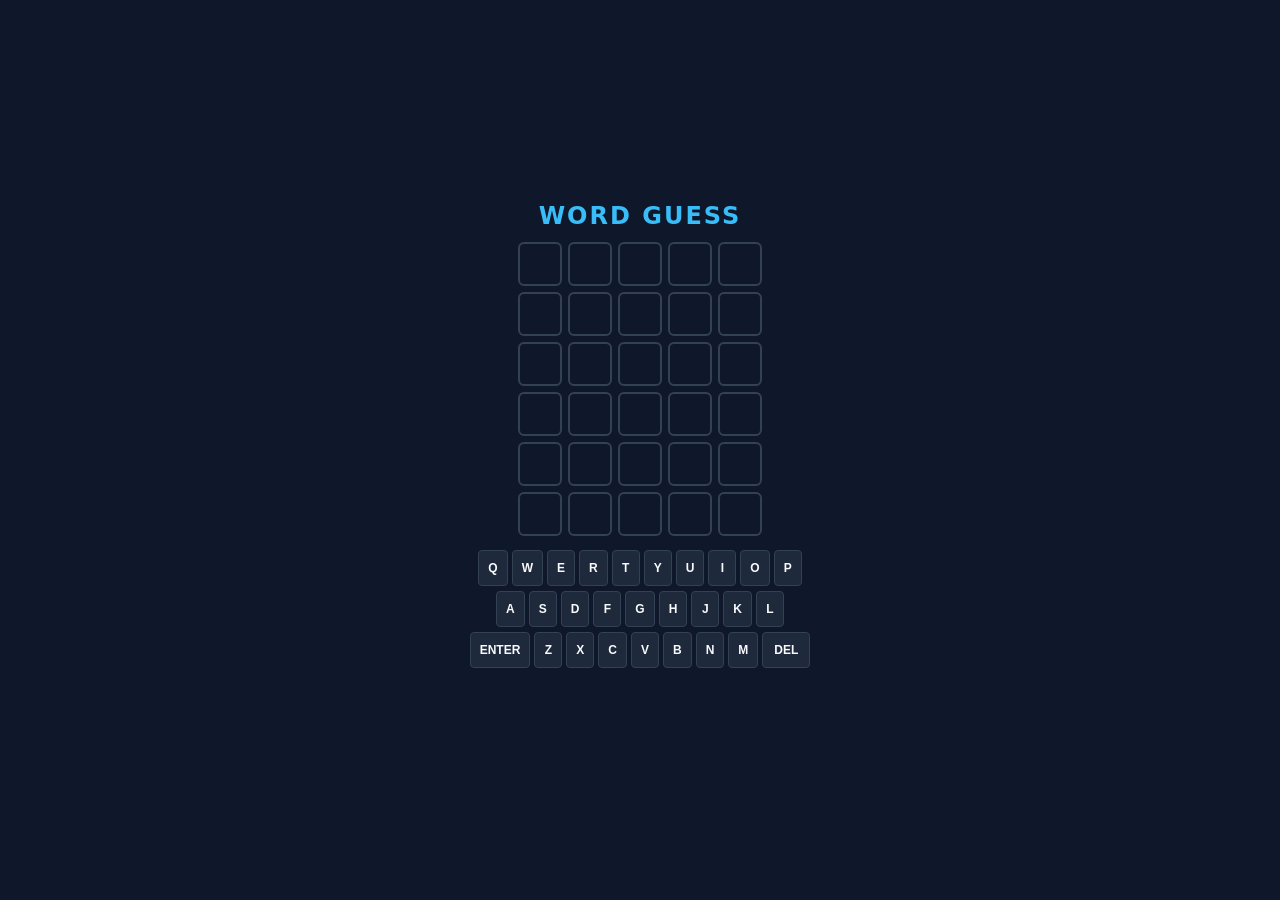
<file: games/wordle/index.html>
<!DOCTYPE html>
<html lang="en">
<head>
  <meta charset="UTF-8">
  <title>Word Guess</title>
  <style>
    * { box-sizing: border-box; margin: 0; padding: 0; user-select: none; }
    body {
      background: #0f172a;
      color: #f8fafc;
      font-family: system-ui, -apple-system, sans-serif;
      display: flex;
      flex-direction: column;
      align-items: center;
      justify-content: center;
      min-height: 100vh;
      padding: 8px;
    }
    h1 {
      font-size: 24px;
      margin-bottom: 12px;
      letter-spacing: 2px;
      color: #38bdf8;
    }
    .board {
      display: grid;
      grid-template-rows: repeat(6, 44px);
      gap: 6px;
      margin-bottom: 14px;
    }
    .row {
      display: grid;
      grid-template-columns: repeat(5, 44px);
      gap: 6px;
    }
    .tile {
      width: 44px;
      height: 44px;
      border: 2px solid #334155;
      border-radius: 6px;
      display: flex;
      align-items: center;
      justify-content: center;
      font-size: 20px;
      font-weight: 800;
      text-transform: uppercase;
      transition: all 0.2s;
    }
    .tile.correct { background: #22c55e; border-color: #22c55e; color: white; }
    .tile.present { background: #eab308; border-color: #eab308; color: white; }
    .tile.absent { background: #334155; border-color: #334155; color: #94a3b8; }
    .keyboard {
      display: flex;
      flex-direction: column;
      gap: 5px;
      max-width: 420px;
      width: 100%;
    }
    .kb-row {
      display: flex;
      justify-content: center;
      gap: 4px;
    }
    .key {
      background: #1e293b;
      color: #f8fafc;
      border: 1px solid #334155;
      border-radius: 4px;
      padding: 10px 9px;
      font-size: 12px;
      font-weight: 700;
      cursor: pointer;
      min-width: 28px;
      text-align: center;
    }
    .key.wide { min-width: 48px; }
    .key:hover { background: #334155; }
    .msg {
      margin-top: 10px;
      height: 20px;
      font-size: 14px;
      font-weight: 600;
      color: #f59e0b;
    }
  </style>
</head>
<body>
  <h1>WORD GUESS</h1>
  <div class="board" id="board"></div>
  <div class="keyboard" id="keyboard"></div>
  <div class="msg" id="msg"></div>

  <script>
    const WORDS = ['REACT', 'GAMES', 'PIXEL', 'BLOCK', 'CHESS', 'SOLAR', 'BRAIN', 'SPEED', 'FLASH', 'SPACE', 'TRACK', 'SUPER', 'MAGIC', 'LEVEL', 'SCORE', 'CLOUD', 'QUEST', 'POWER'];
    let targetWord = WORDS[Math.floor(Math.random() * WORDS.length)];
    let currentRow = 0;
    let currentTile = 0;
    let guesses = Array.from({ length: 6 }, () => Array(5).fill(''));
    let gameOver = false;

    const boardEl = document.getElementById('board');
    const kbEl = document.getElementById('keyboard');
    const msgEl = document.getElementById('msg');

    function initBoard() {
      boardEl.innerHTML = '';
      for (let r = 0; r < 6; r++) {
        const rowEl = document.createElement('div');
        rowEl.className = 'row';
        for (let c = 0; c < 5; c++) {
          const tile = document.createElement('div');
          tile.className = 'tile';
          tile.id = `tile-${r}-${c}`;
          rowEl.appendChild(tile);
        }
        boardEl.appendChild(rowEl);
      }
    }

    const KEY_ROWS = [
      ['Q', 'W', 'E', 'R', 'T', 'Y', 'U', 'I', 'O', 'P'],
      ['A', 'S', 'D', 'F', 'G', 'H', 'J', 'K', 'L'],
      ['ENTER', 'Z', 'X', 'C', 'V', 'B', 'N', 'M', 'DEL']
    ];

    function initKeyboard() {
      kbEl.innerHTML = '';
      KEY_ROWS.forEach(row => {
        const rEl = document.createElement('div');
        rEl.className = 'kb-row';
        row.forEach(key => {
          const btn = document.createElement('button');
          btn.className = 'key' + (key.length > 1 ? ' wide' : '');
          btn.textContent = key;
          btn.id = `key-${key}`;
          btn.addEventListener('click', () => handleInput(key));
          rEl.appendChild(btn);
        });
        kbEl.appendChild(rEl);
      });
    }

    function handleInput(key) {
      if (gameOver) return;

      if (key === 'DEL' || key === 'BACKSPACE') {
        if (currentTile > 0) {
          currentTile--;
          guesses[currentRow][currentTile] = '';
          document.getElementById(`tile-${currentRow}-${currentTile}`).textContent = '';
        }
      } else if (key === 'ENTER') {
        if (currentTile === 5) {
          submitGuess();
        } else {
          showMsg('Not enough letters');
        }
      } else if (/^[A-Z]$/.test(key)) {
        if (currentTile < 5) {
          guesses[currentRow][currentTile] = key;
          document.getElementById(`tile-${currentRow}-${currentTile}`).textContent = key;
          currentTile++;
        }
      }
    }

    function submitGuess() {
      const guess = guesses[currentRow].join('');
      const targetLetters = targetWord.split('');

      for (let i = 0; i < 5; i++) {
        const tile = document.getElementById(`tile-${currentRow}-${i}`);
        const char = guess[i];
        const keyBtn = document.getElementById(`key-${char}`);

        if (char === targetWord[i]) {
          tile.classList.add('correct');
          if (keyBtn) { keyBtn.style.background = '#22c55e'; keyBtn.style.borderColor = '#22c55e'; }
          targetLetters[i] = null;
        } else if (targetLetters.includes(char)) {
          tile.classList.add('present');
          if (keyBtn && keyBtn.style.background !== '#22c55e') {
            keyBtn.style.background = '#eab308';
            keyBtn.style.borderColor = '#eab308';
          }
        } else {
          tile.classList.add('absent');
          if (keyBtn) { keyBtn.style.background = '#334155'; keyBtn.style.opacity = '0.5'; }
        }
      }

      if (guess === targetWord) {
        gameOver = true;
        showMsg('Splendid! You guessed it! 🎉');
      } else if (currentRow === 5) {
        gameOver = true;
        showMsg(`Game Over! The word was ${targetWord}`);
      } else {
        currentRow++;
        currentTile = 0;
      }
    }

    function showMsg(text) {
      msgEl.textContent = text;
      setTimeout(() => { if (!gameOver) msgEl.textContent = ''; }, 2500);
    }

    window.addEventListener('keydown', e => {
      const key = e.key.toUpperCase();
      if (key === 'ENTER' || key === 'BACKSPACE' || /^[A-Z]$/.test(key)) {
        handleInput(key);
      }
    });

    initBoard();
    initKeyboard();
  </script>
</body>
</html>
</file>
<file: style.css>
/* ==========================================================================
   Unblocked Games Portal - Standalone CSS
   Compatible with GitHub Pages, static hosts, and Vite
   ========================================================================== */

:root {
  --bg-main: #090d16;
  --bg-card: rgba(15, 23, 42, 0.85);
  --bg-card-hover: rgba(30, 41, 59, 0.95);
  --bg-darker: #050810;
  --bg-subtle: #1e293b;
  --border-color: rgba(51, 65, 85, 0.7);
  --border-highlight: rgba(6, 182, 212, 0.5);
  --text-main: #f8fafc;
  --text-muted: #94a3b8;
  --accent-cyan: #06b6d4;
  --accent-cyan-hover: #0891b2;
  --accent-cyan-glow: rgba(6, 182, 212, 0.3);
  --accent-amber: #f59e0b;
  --accent-rose: #f43f5e;
  --accent-emerald: #10b981;
  --font-sans: system-ui, -apple-system, BlinkMacSystemFont, 'Segoe UI', Roboto, Oxygen, Ubuntu, Cantarell, sans-serif;
  --font-mono: ui-monospace, SFMono-Regular, Menlo, Monaco, Consolas, monospace;
}

* {
  box-sizing: border-box;
  margin: 0;
  padding: 0;
}

body {
  background-color: var(--bg-main);
  color: var(--text-main);
  font-family: var(--font-sans);
  line-height: 1.5;
  min-height: 100vh;
  display: flex;
  flex-direction: column;
  overflow-x: hidden;
  -webkit-font-smoothing: antialiased;
}

::selection {
  background-color: var(--accent-cyan);
  color: #020617;
}

/* Scrollbar */
::-webkit-scrollbar {
  width: 8px;
  height: 8px;
}
::-webkit-scrollbar-track {
  background: var(--bg-main);
}
::-webkit-scrollbar-thumb {
  background: #334155;
  border-radius: 4px;
}
::-webkit-scrollbar-thumb:hover {
  background: #475569;
}

/* Container */
.container {
  max-width: 1280px;
  width: 100%;
  margin: 0 auto;
  padding: 0 1.25rem;
}

/* ==========================================================================
   Header & Navigation
   ========================================================================== */
.site-header {
  position: sticky;
  top: 0;
  z-index: 40;
  background-color: rgba(9, 13, 22, 0.95);
  backdrop-filter: blur(12px);
  border-bottom: 1px solid var(--border-color);
  padding: 0.75rem 0;
  transition: all 0.2s ease;
}

.nav-row {
  display: flex;
  align-items: center;
  justify-content: space-between;
  gap: 1rem;
}

.brand-btn {
  background: none;
  border: none;
  display: flex;
  align-items: center;
  gap: 0.75rem;
  color: inherit;
  cursor: pointer;
  text-align: left;
  padding: 0.25rem;
}

.brand-icon {
  width: 2.5rem;
  height: 2.5rem;
  background: linear-gradient(135deg, #06b6d4, #2563eb);
  border-radius: 0.75rem;
  display: flex;
  align-items: center;
  justify-content: center;
  font-size: 1.25rem;
  box-shadow: 0 4px 12px var(--accent-cyan-glow);
  transition: transform 0.2s ease;
}

.brand-btn:hover .brand-icon {
  transform: scale(1.05);
}

.brand-title {
  font-size: 1.15rem;
  font-weight: 800;
  letter-spacing: -0.025em;
  color: #ffffff;
  display: flex;
  align-items: center;
  gap: 0.5rem;
}

.brand-badge {
  font-size: 0.65rem;
  font-weight: 700;
  background: rgba(6, 182, 212, 0.15);
  color: var(--accent-cyan);
  border: 1px solid rgba(6, 182, 212, 0.3);
  padding: 0.15rem 0.5rem;
  border-radius: 9999px;
  letter-spacing: 0.05em;
}

.brand-subtitle {
  font-size: 0.75rem;
  color: var(--text-muted);
}

/* Search Box */
.search-container {
  flex: 1;
  max-width: 440px;
  position: relative;
}

.search-icon {
  position: absolute;
  left: 0.85rem;
  top: 50%;
  transform: translateY(-50%);
  color: var(--text-muted);
  font-size: 0.9rem;
  pointer-events: none;
}

.search-input {
  width: 100%;
  padding: 0.55rem 2.25rem 0.55rem 2.4rem;
  background-color: rgba(15, 23, 42, 0.9);
  border: 1px solid var(--border-color);
  border-radius: 0.75rem;
  color: var(--text-main);
  font-size: 0.875rem;
  outline: none;
  transition: all 0.15s ease;
}

.search-input:focus {
  border-color: var(--accent-cyan);
  box-shadow: 0 0 0 2px rgba(6, 182, 212, 0.2);
}

.search-clear {
  position: absolute;
  right: 0.75rem;
  top: 50%;
  transform: translateY(-50%);
  background: none;
  border: none;
  color: var(--text-muted);
  cursor: pointer;
  font-size: 0.9rem;
  padding: 0.2rem;
  display: none;
}

.search-clear:hover {
  color: var(--text-main);
}

/* Header Action Buttons */
.nav-actions {
  display: flex;
  align-items: center;
  gap: 0.5rem;
}

.btn {
  display: inline-flex;
  align-items: center;
  gap: 0.4rem;
  padding: 0.45rem 0.85rem;
  border-radius: 0.65rem;
  font-size: 0.8rem;
  font-weight: 600;
  cursor: pointer;
  transition: all 0.15s ease;
  border: 1px solid transparent;
  text-decoration: none;
}

.btn-primary {
  background-color: var(--accent-cyan);
  color: #020617;
  box-shadow: 0 2px 8px var(--accent-cyan-glow);
}
.btn-primary:hover {
  background-color: #22d3ee;
  transform: translateY(-1px);
}

.btn-secondary {
  background-color: rgba(30, 41, 59, 0.8);
  border-color: var(--border-color);
  color: var(--text-main);
}
.btn-secondary:hover {
  background-color: #334155;
  color: #ffffff;
}

.btn-icon-text {
  padding: 0.45rem 0.75rem;
}

/* Categories bar */
.category-bar {
  display: flex;
  align-items: center;
  gap: 0.4rem;
  overflow-x: auto;
  padding-top: 0.75rem;
  scrollbar-width: none;
}
.category-bar::-webkit-scrollbar {
  display: none;
}

.cat-pill {
  padding: 0.35rem 0.85rem;
  border-radius: 0.5rem;
  font-size: 0.78rem;
  font-weight: 500;
  white-space: nowrap;
  background: rgba(15, 23, 42, 0.6);
  border: 1px solid var(--border-color);
  color: var(--text-muted);
  cursor: pointer;
  transition: all 0.15s ease;
  display: inline-flex;
  align-items: center;
  gap: 0.35rem;
}

.cat-pill:hover {
  background: rgba(30, 41, 59, 0.8);
  color: var(--text-main);
}

.cat-pill.active {
  background: var(--accent-cyan);
  color: #020617;
  font-weight: 700;
  border-color: transparent;
  box-shadow: 0 2px 8px var(--accent-cyan-glow);
}

.fav-badge {
  font-size: 0.65rem;
  padding: 0.1rem 0.4rem;
  border-radius: 9999px;
  background: rgba(244, 63, 94, 0.2);
  color: var(--accent-rose);
  font-weight: 700;
}
.cat-pill.active .fav-badge {
  background: #020617;
  color: var(--accent-cyan);
}

/* ==========================================================================
   Main Content Area
   ========================================================================== */
.main-content {
  flex: 1;
  padding: 1.5rem 0 3rem 0;
}

.catalog-header {
  display: flex;
  flex-direction: column;
  justify-content: space-between;
  gap: 1rem;
  padding-bottom: 1rem;
  border-bottom: 1px solid rgba(51, 65, 85, 0.5);
  margin-bottom: 1.5rem;
}

@media (min-width: 640px) {
  .catalog-header {
    flex-direction: row;
    align-items: center;
  }
}

.catalog-title {
  font-size: 1.4rem;
  font-weight: 900;
  letter-spacing: -0.02em;
  display: flex;
  align-items: center;
  gap: 0.6rem;
}

.count-badge {
  font-size: 0.75rem;
  font-family: var(--font-mono);
  font-weight: 500;
  padding: 0.2rem 0.6rem;
  border-radius: 9999px;
  background: #1e293b;
  color: var(--text-muted);
}

.catalog-subtitle {
  font-size: 0.8rem;
  color: var(--text-muted);
  margin-top: 0.25rem;
}

.sort-container {
  display: flex;
  align-items: center;
  gap: 0.5rem;
  font-size: 0.8rem;
  color: var(--text-muted);
}

.sort-select {
  padding: 0.4rem 0.75rem;
  border-radius: 0.6rem;
  background-color: var(--bg-card);
  border: 1px solid var(--border-color);
  color: var(--text-main);
  font-size: 0.8rem;
  cursor: pointer;
  outline: none;
}

/* ==========================================================================
   Games Grid & Cards
   ========================================================================== */
.games-grid {
  display: grid;
  grid-template-columns: repeat(1, minmax(0, 1fr));
  gap: 1.25rem;
}

@media (min-width: 640px) {
  .games-grid {
    grid-template-columns: repeat(2, minmax(0, 1fr));
  }
}
@media (min-width: 860px) {
  .games-grid {
    grid-template-columns: repeat(3, minmax(0, 1fr));
  }
}
@media (min-width: 1100px) {
  .games-grid {
    grid-template-columns: repeat(4, minmax(0, 1fr));
  }
}

.game-card {
  background: var(--bg-card);
  border: 1px solid var(--border-color);
  border-radius: 1rem;
  padding: 1rem;
  display: flex;
  flex-direction: column;
  transition: all 0.25s cubic-bezier(0.16, 1, 0.3, 1);
  position: relative;
}

.game-card:hover {
  transform: translateY(-4px);
  border-color: var(--border-highlight);
  box-shadow: 0 12px 24px -10px rgba(6, 182, 212, 0.25);
  background: var(--bg-card-hover);
}

.card-top {
  display: flex;
  align-items: center;
  justify-content: space-between;
  margin-bottom: 0.75rem;
}

.badge-group {
  display: flex;
  align-items: center;
  gap: 0.4rem;
}

.card-badge {
  font-size: 0.68rem;
  font-weight: 600;
  padding: 0.2rem 0.5rem;
  border-radius: 0.4rem;
  background: #1e293b;
  color: var(--accent-cyan);
  border: 1px solid rgba(51, 65, 85, 0.6);
}

.card-badge-amber {
  background: rgba(245, 158, 11, 0.15);
  color: var(--accent-amber);
  border-color: rgba(245, 158, 11, 0.3);
}

.card-badge-custom {
  background: rgba(99, 102, 241, 0.2);
  color: #a5b4fc;
  border-color: rgba(99, 102, 241, 0.4);
}

.fav-toggle-btn {
  background: none;
  border: none;
  color: var(--text-muted);
  cursor: pointer;
  padding: 0.3rem;
  border-radius: 0.4rem;
  transition: all 0.15s ease;
  font-size: 1rem;
  line-height: 1;
}

.fav-toggle-btn:hover {
  color: var(--accent-rose);
  background: rgba(244, 63, 94, 0.1);
}

.fav-toggle-btn.active {
  color: var(--accent-rose);
}

/* Thumbnail */
.card-thumbnail {
  aspect-ratio: 16 / 10;
  border-radius: 0.75rem;
  background: radial-gradient(circle at center, #1e293b 0%, #090d16 100%);
  border: 1px solid var(--border-color);
  display: flex;
  align-items: center;
  justify-content: center;
  font-size: 3rem;
  position: relative;
  overflow: hidden;
  cursor: pointer;
  transition: border-color 0.2s ease;
}

.card-thumbnail:hover {
  border-color: var(--accent-cyan);
}

.card-thumbnail .play-overlay {
  position: absolute;
  inset: 0;
  background: rgba(9, 13, 22, 0.65);
  backdrop-filter: blur(2px);
  display: flex;
  align-items: center;
  justify-content: center;
  opacity: 0;
  transition: opacity 0.2s ease;
}

.card-thumbnail:hover .play-overlay {
  opacity: 1;
}

.play-circle {
  width: 3rem;
  height: 3rem;
  border-radius: 9999px;
  background: var(--accent-cyan);
  color: #020617;
  display: flex;
  align-items: center;
  justify-content: center;
  font-size: 1.25rem;
  box-shadow: 0 4px 12px var(--accent-cyan-glow);
  transform: scale(0.85);
  transition: transform 0.2s ease;
}

.card-thumbnail:hover .play-circle {
  transform: scale(1);
}

/* Card Info */
.card-info {
  margin-top: 0.75rem;
  flex: 1;
  display: flex;
  flex-direction: column;
}

.card-header-row {
  display: flex;
  align-items: baseline;
  justify-content: space-between;
  gap: 0.5rem;
}

.card-title {
  font-size: 1rem;
  font-weight: 700;
  color: var(--text-main);
  cursor: pointer;
  transition: color 0.15s ease;
  white-space: nowrap;
  overflow: hidden;
  text-overflow: ellipsis;
}

.card-title:hover {
  color: var(--accent-cyan);
}

.card-rating {
  font-size: 0.75rem;
  font-weight: 600;
  color: var(--accent-amber);
  display: flex;
  align-items: center;
  gap: 0.2rem;
  flex-shrink: 0;
}

.card-desc {
  font-size: 0.78rem;
  color: var(--text-muted);
  margin-top: 0.35rem;
  display: -webkit-box;
  -webkit-line-clamp: 2;
  -webkit-box-orient: vertical;
  overflow: hidden;
  line-height: 1.45;
}

.card-footer {
  margin-top: 1rem;
  padding-top: 0.75rem;
  border-top: 1px solid rgba(51, 65, 85, 0.5);
  display: flex;
  align-items: center;
  justify-content: space-between;
  font-size: 0.75rem;
  color: var(--text-muted);
}

.card-footer-actions {
  display: flex;
  align-items: center;
  gap: 0.4rem;
}

.btn-inspect {
  background: none;
  border: 1px solid transparent;
  color: var(--text-muted);
  cursor: pointer;
  padding: 0.25rem 0.45rem;
  border-radius: 0.4rem;
  font-size: 0.8rem;
  transition: all 0.15s ease;
}

.btn-inspect:hover {
  color: var(--accent-cyan);
  background: rgba(30, 41, 59, 0.8);
}

.btn-play-sm {
  background: rgba(6, 182, 212, 0.1);
  border: 1px solid rgba(6, 182, 212, 0.3);
  color: var(--accent-cyan);
  padding: 0.25rem 0.65rem;
  border-radius: 0.5rem;
  font-weight: 700;
  font-size: 0.75rem;
  cursor: pointer;
  transition: all 0.15s ease;
  display: inline-flex;
  align-items: center;
  gap: 0.25rem;
}

.btn-play-sm:hover {
  background: var(--accent-cyan);
  color: #020617;
}

/* Empty State */
.empty-state {
  padding: 4rem 1.5rem;
  text-align: center;
  border: 1px dashed var(--border-color);
  border-radius: 1.25rem;
  background: rgba(15, 23, 42, 0.3);
  display: none;
}

.empty-state-icon {
  font-size: 3rem;
  margin-bottom: 0.75rem;
}

.empty-state h3 {
  font-size: 1.1rem;
  margin-bottom: 0.5rem;
}

.empty-state p {
  font-size: 0.85rem;
  color: var(--text-muted);
  max-width: 400px;
  margin: 0 auto 1.25rem auto;
}

/* ==========================================================================
   Game Player View
   ========================================================================== */
#player-view {
  display: none;
}

.player-nav {
  display: flex;
  flex-wrap: wrap;
  align-items: center;
  justify-content: space-between;
  gap: 1rem;
  margin-bottom: 1rem;
}

.player-title-box {
  display: flex;
  align-items: center;
  gap: 0.75rem;
}

.player-title-icon {
  font-size: 1.75rem;
}

.player-heading {
  font-size: 1.25rem;
  font-weight: 800;
  color: #ffffff;
  display: flex;
  align-items: center;
  gap: 0.5rem;
}

.player-toolbar {
  display: flex;
  align-items: center;
  gap: 0.4rem;
}

.tool-btn {
  background: var(--bg-card);
  border: 1px solid var(--border-color);
  color: var(--text-main);
  padding: 0.45rem 0.65rem;
  border-radius: 0.65rem;
  font-size: 0.8rem;
  cursor: pointer;
  transition: all 0.15s ease;
  display: inline-flex;
  align-items: center;
  gap: 0.35rem;
}

.tool-btn:hover {
  background: #334155;
}

.tool-btn.active {
  background: rgba(6, 182, 212, 0.2);
  border-color: var(--accent-cyan);
  color: var(--accent-cyan);
}

.tool-btn.favorited {
  color: var(--accent-rose);
}

/* Player Stage Container */
.player-stage {
  position: relative;
  width: 100%;
  aspect-ratio: 16 / 10;
  min-height: 480px;
  max-height: 720px;
  border-radius: 1rem;
  overflow: hidden;
  background-color: #000000;
  border: 1px solid var(--border-color);
  box-shadow: 0 20px 40px rgba(0, 0, 0, 0.5);
  transition: all 0.3s ease;
}

.player-stage.theater {
  height: 82vh;
  max-height: none;
  aspect-ratio: auto;
}

.player-stage:fullscreen {
  border-radius: 0;
  border: none;
  width: 100vw;
  height: 100vh;
  max-height: none;
}

.player-stage iframe {
  width: 100%;
  height: 100%;
  border: none;
  display: block;
  background-color: #000000;
}

.player-spinner {
  position: absolute;
  inset: 0;
  background: rgba(9, 13, 22, 0.95);
  display: flex;
  flex-direction: column;
  align-items: center;
  justify-content: center;
  gap: 0.75rem;
  z-index: 10;
  transition: opacity 0.2s ease;
}

.spinner-circle {
  width: 2.25rem;
  height: 2.25rem;
  border: 3px solid rgba(6, 182, 212, 0.2);
  border-top-color: var(--accent-cyan);
  border-radius: 50%;
  animation: spin 0.8s linear infinite;
}

@keyframes spin {
  to { transform: rotate(360deg); }
}

/* Player Info Layout */
.player-details-grid {
  display: grid;
  grid-template-columns: 1fr;
  gap: 1.5rem;
  margin-top: 1.5rem;
}

@media (min-width: 1024px) {
  .player-details-grid {
    grid-template-columns: 2fr 1fr;
  }
}

.info-card {
  background: var(--bg-card);
  border: 1px solid var(--border-color);
  border-radius: 1rem;
  padding: 1.25rem;
}

.info-card-header {
  display: flex;
  align-items: center;
  justify-content: space-between;
  margin-bottom: 0.75rem;
}

.info-card-title {
  font-size: 0.95rem;
  font-weight: 700;
  display: flex;
  align-items: center;
  gap: 0.5rem;
}

.controls-box {
  background: #050810;
  border: 1px solid var(--border-color);
  padding: 0.85rem;
  border-radius: 0.75rem;
  font-size: 0.85rem;
  color: var(--text-main);
  line-height: 1.5;
}

.tags-row {
  display: flex;
  flex-wrap: wrap;
  gap: 0.4rem;
  margin-top: 1rem;
}

.tag-item {
  font-size: 0.75rem;
  background: #1e293b;
  border: 1px solid rgba(51, 65, 85, 0.6);
  padding: 0.2rem 0.55rem;
  border-radius: 0.45rem;
  color: var(--text-muted);
}

.json-code-box {
  background: #050810;
  border: 1px solid var(--border-color);
  padding: 0.75rem;
  border-radius: 0.75rem;
  font-family: var(--font-mono);
  font-size: 0.75rem;
  color: #6ee7b7;
  overflow-x: auto;
  user-select: all;
  white-space: pre-wrap;
  word-break: break-all;
}

/* ==========================================================================
   Modals
   ========================================================================== */
.modal-overlay {
  position: fixed;
  inset: 0;
  background: rgba(0, 0, 0, 0.8);
  backdrop-filter: blur(4px);
  z-index: 100;
  display: none;
  align-items: center;
  justify-content: center;
  padding: 1rem;
}

.modal-content {
  background: #0f172a;
  border: 1px solid var(--border-color);
  border-radius: 1.25rem;
  width: 100%;
  max-width: 580px;
  max-height: 90vh;
  display: flex;
  flex-direction: column;
  overflow: hidden;
  box-shadow: 0 25px 50px -12px rgba(0, 0, 0, 0.7);
  animation: modalIn 0.2s ease-out;
}

.modal-content-lg {
  max-width: 800px;
}

@keyframes modalIn {
  from { opacity: 0; transform: scale(0.96); }
  to { opacity: 1; transform: scale(1); }
}

.modal-header {
  padding: 1.15rem 1.5rem;
  border-bottom: 1px solid var(--border-color);
  display: flex;
  align-items: center;
  justify-content: space-between;
}

.modal-title-group {
  display: flex;
  align-items: center;
  gap: 0.75rem;
}

.modal-icon-badge {
  width: 2.25rem;
  height: 2.25rem;
  border-radius: 0.65rem;
  display: flex;
  align-items: center;
  justify-content: center;
  font-size: 1.1rem;
}

.modal-title-group h2 {
  font-size: 1.05rem;
  font-weight: 700;
}

.modal-title-group p {
  font-size: 0.75rem;
  color: var(--text-muted);
}

.close-modal-btn {
  background: none;
  border: none;
  color: var(--text-muted);
  font-size: 1.25rem;
  cursor: pointer;
  padding: 0.25rem 0.5rem;
  border-radius: 0.4rem;
}
.close-modal-btn:hover {
  color: #ffffff;
  background: #1e293b;
}

.modal-body {
  padding: 1.5rem;
  overflow-y: auto;
  display: flex;
  flex-direction: column;
  gap: 1rem;
}

.form-group {
  display: flex;
  flex-direction: column;
  gap: 0.35rem;
}

.form-group label {
  font-size: 0.75rem;
  font-weight: 600;
  color: #cbd5e1;
}

.form-input, .form-textarea, .form-select {
  width: 100%;
  padding: 0.55rem 0.85rem;
  border-radius: 0.65rem;
  background: #050810;
  border: 1px solid var(--border-color);
  color: var(--text-main);
  font-size: 0.85rem;
  outline: none;
}

.form-input:focus, .form-textarea:focus, .form-select:focus {
  border-color: var(--accent-cyan);
}

.form-row {
  display: grid;
  grid-template-columns: 1fr 1fr;
  gap: 1rem;
}

.modal-footer {
  padding: 1rem 1.5rem;
  border-top: 1px solid var(--border-color);
  display: flex;
  align-items: center;
  justify-content: flex-end;
  gap: 0.5rem;
}

/* Cloak Presets */
.preset-list {
  display: flex;
  flex-direction: column;
  gap: 0.5rem;
}

.preset-btn {
  display: flex;
  align-items: center;
  justify-content: space-between;
  padding: 0.75rem 1rem;
  border-radius: 0.75rem;
  background: #050810;
  border: 1px solid var(--border-color);
  color: var(--text-main);
  cursor: pointer;
  text-align: left;
  transition: all 0.15s ease;
}

.preset-btn:hover {
  border-color: #475569;
  background: #1e293b;
}

.preset-btn.active {
  border-color: var(--accent-amber);
  background: rgba(245, 158, 11, 0.1);
  color: var(--accent-amber);
}

.preset-name {
  font-weight: 700;
  font-size: 0.85rem;
}

.preset-title-preview {
  font-size: 0.75rem;
  color: var(--text-muted);
}

/* Footer */
.site-footer {
  border-top: 1px solid rgba(51, 65, 85, 0.6);
  background-color: rgba(5, 8, 16, 0.8);
  padding: 1.5rem 0;
  font-size: 0.75rem;
  color: var(--text-muted);
}

.footer-content {
  display: flex;
  flex-direction: column;
  align-items: center;
  justify-content: space-between;
  gap: 1rem;
}

@media (min-width: 640px) {
  .footer-content {
    flex-direction: row;
  }
}

.footer-links {
  display: flex;
  align-items: center;
  gap: 1rem;
}

.footer-btn {
  background: none;
  border: none;
  color: inherit;
  font-size: inherit;
  cursor: pointer;
  transition: color 0.15s ease;
}

.footer-btn:hover {
  color: var(--accent-cyan);
}
</file>
